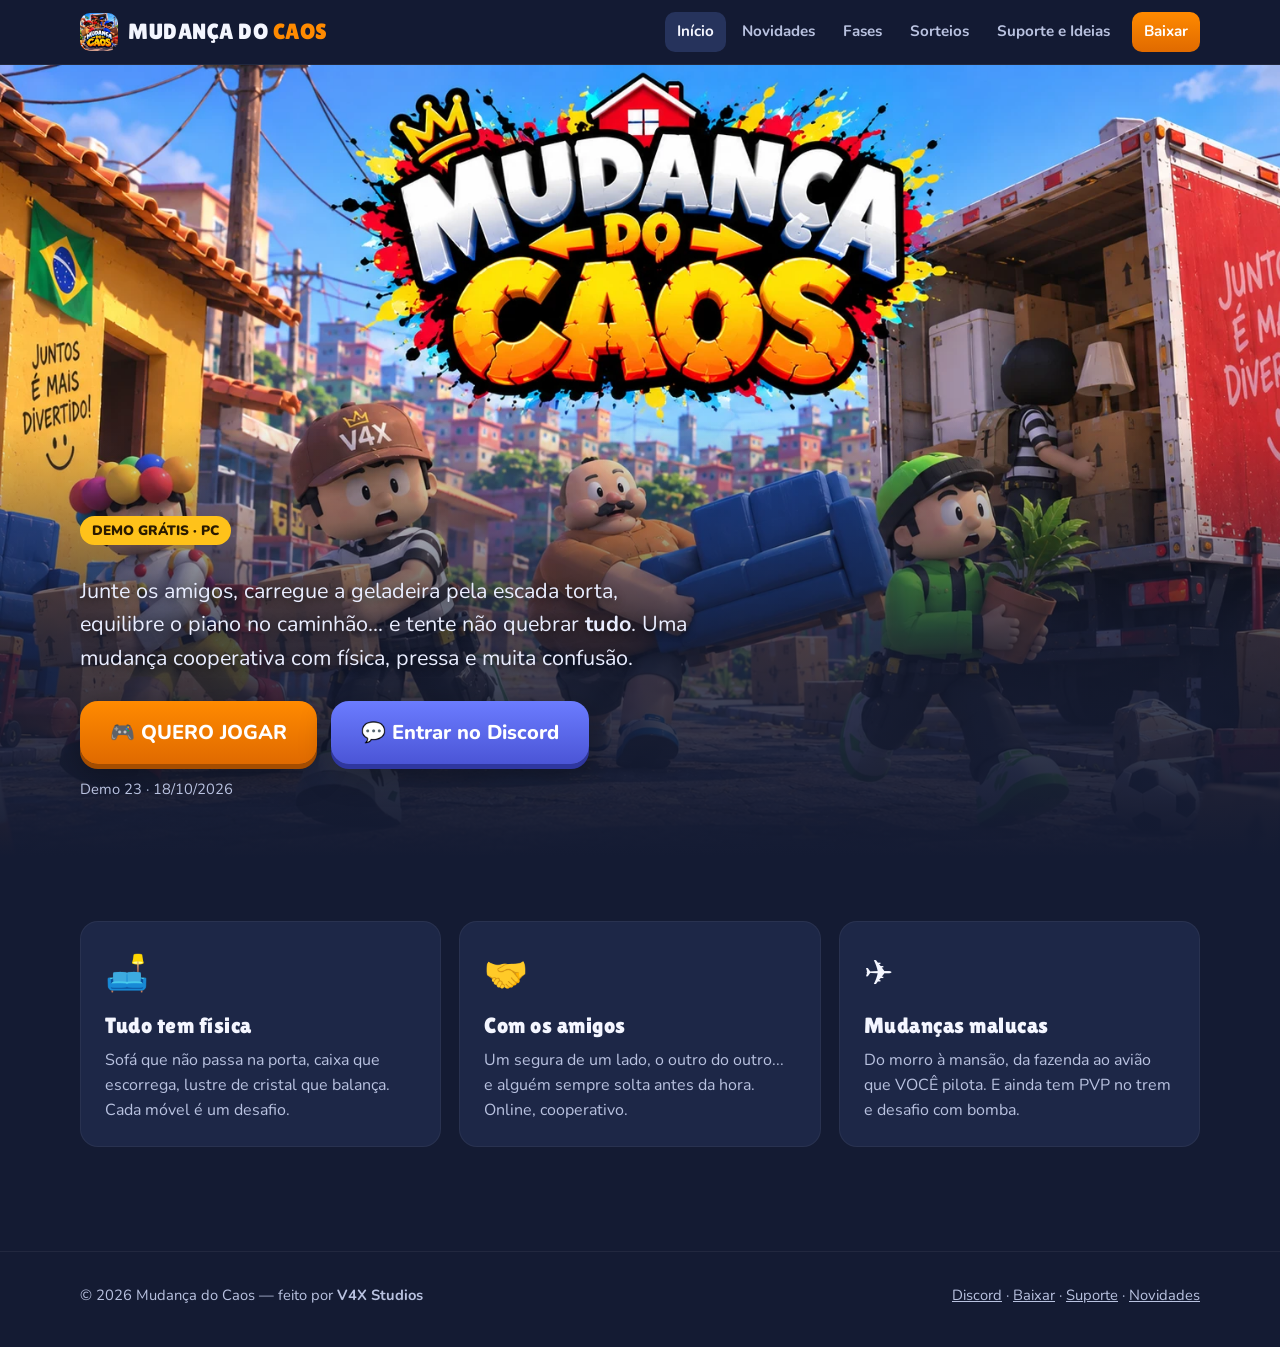
<file: index.html>
<!doctype html>
<html lang="pt-BR">
<head>
<meta charset="utf-8">
<meta name="viewport" content="width=device-width, initial-scale=1">
<title>Mudança do Caos — o jogo de mudança mais caótico</title>
<meta name="description" content="Jogo cooperativo de mudança com física: carregue geladeira, piano e sofá com os amigos sem quebrar nada (ou quase). Baixe a demo grátis!">
<meta property="og:title" content="Mudança do Caos — o jogo de mudança mais caótico">
<meta property="og:description" content="Jogo cooperativo de mudança com física: carregue geladeira, piano e sofá com os amigos sem quebrar nada (ou quase). Baixe a demo grátis!">
<meta property="og:image" content="img/capa.png">
<link rel="icon" href="img/icone.png">
<link rel="preconnect" href="https://fonts.googleapis.com">
<link rel="preconnect" href="https://fonts.gstatic.com" crossorigin>
<link href="https://fonts.googleapis.com/css2?family=Lilita+One&family=Nunito:wght@400;700;800;900&display=swap" rel="stylesheet">
<link rel="stylesheet" href="estilo.css?v=1792110550">
</head>
<body data-pagina="inicio">
<header id="topo"></header>
<main>

<section class="capa">
  <div class="miolo">
    <span class="selo">DEMO GRÁTIS · PC</span>
    <h1>MUDANÇA DO <b>CAOS</b></h1>
    <p class="chamada">Junte os amigos, carregue a geladeira pela escada torta, equilibre o piano no caminhão... e tente não quebrar <b>tudo</b>. Uma mudança cooperativa com física, pressa e muita confusão.</p>
    <div class="acoes">
      <a class="botao grande" href="baixar.html">🎮 QUERO JOGAR</a>
      <a class="botao grande roxo" data-discord href="#">💬 Entrar no Discord</a>
    </div>
    <div class="versao-da-demo" data-versao></div>
  </div>
</section>

<section class="secao">
  <div class="miolo">
    <div class="motivos">
      <div class="motivo"><div class="emoji">🛋️</div><h3>Tudo tem física</h3><p>Sofá que não passa na porta, caixa que escorrega, lustre de cristal que balança. Cada móvel é um desafio.</p></div>
      <div class="motivo"><div class="emoji">🤝</div><h3>Com os amigos</h3><p>Um segura de um lado, o outro do outro... e alguém sempre solta antes da hora. Online, cooperativo.</p></div>
      <div class="motivo"><div class="emoji">✈️</div><h3>Mudanças malucas</h3><p>Do morro à mansão, da fazenda ao avião que VOCÊ pilota. E ainda tem PVP no trem e desafio com bomba.</p></div>
    </div>
  </div>
</section>

</main>
<footer id="rodape"></footer>
<script src="dados/site.js?v=1792303607"></script>
<script src="dados/novidades.js?v=1792303607"></script>
<script src="site.js?v=1792110550"></script>
</body>
</html>
</file>
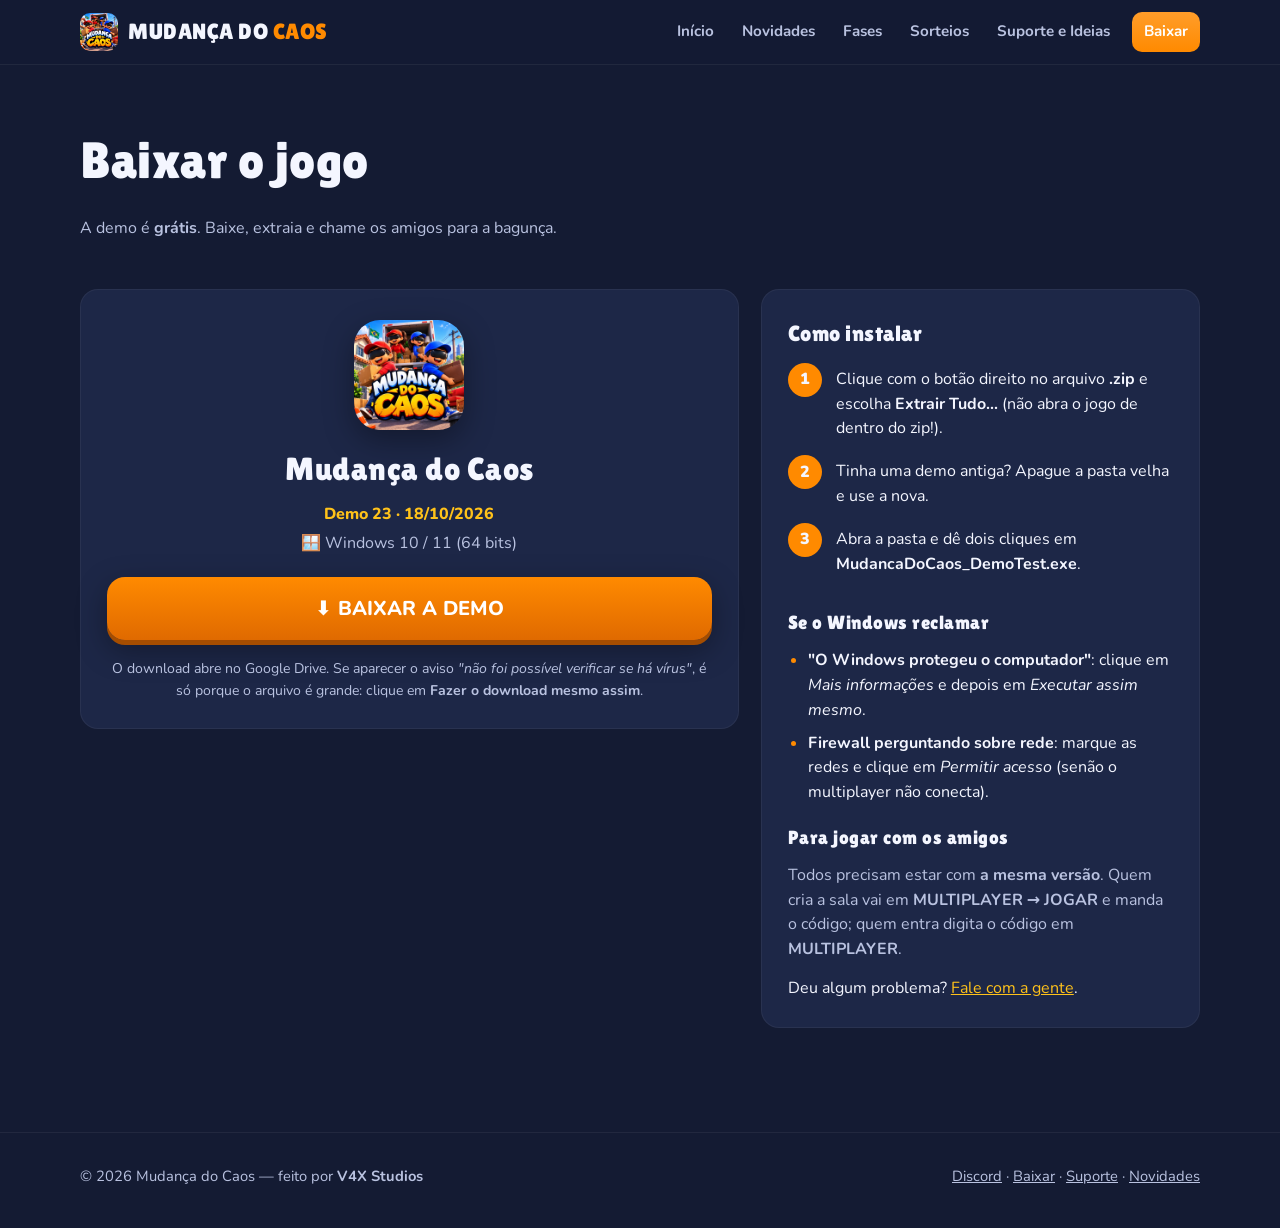
<file: baixar.html>
<!doctype html>
<html lang="pt-BR">
<head>
<meta charset="utf-8">
<meta name="viewport" content="width=device-width, initial-scale=1">
<title>Baixar a demo — Mudança do Caos</title>
<meta name="description" content="Baixe grátis a demo do Mudança do Caos para Windows.">
<meta property="og:title" content="Baixar a demo — Mudança do Caos">
<meta property="og:description" content="Baixe grátis a demo do Mudança do Caos para Windows.">
<meta property="og:image" content="img/capa.png">
<link rel="icon" href="img/icone.png">
<link rel="preconnect" href="https://fonts.googleapis.com">
<link rel="preconnect" href="https://fonts.gstatic.com" crossorigin>
<link href="https://fonts.googleapis.com/css2?family=Lilita+One&family=Nunito:wght@400;700;800;900&display=swap" rel="stylesheet">
<link rel="stylesheet" href="estilo.css?v=1792110550">
</head>
<body data-pagina="baixar">
<header id="topo"></header>
<main>

<section class="titulo-de-pagina"><div class="miolo">
  <h1>Baixar o jogo</h1>
  <p>A demo é <b>grátis</b>. Baixe, extraia e chame os amigos para a bagunça.</p>
</div></section>
<section class="secao" style="padding-top:24px"><div class="miolo duas-colunas">
  <div class="cartao baixar-cartao">
    <img class="baixar-icone" src="img/icone.png" alt="">
    <h2>Mudança do Caos</h2>
    <p class="baixar-versao" data-versao></p>
    <p class="baixar-detalhes"><span>🪟 Windows 10 / 11 (64 bits)</span></p>
    <a class="botao grande baixar-botao" data-baixar href="#">⬇ BAIXAR A DEMO</a>
    <p class="dica-baixar">O download abre no Google Drive. Se aparecer o aviso <i>"não foi possível verificar se há vírus"</i>, é só porque o arquivo é grande: clique em <b>Fazer o download mesmo assim</b>.</p>
  </div>
  <div class="cartao">
    <h3 style="font-size:1.4rem;margin-bottom:12px">Como instalar</h3>
    <ol class="passos">
      <li>Clique com o botão direito no arquivo <b>.zip</b> e escolha <b>Extrair Tudo...</b> (não abra o jogo de dentro do zip!).</li>
      <li>Tinha uma demo antiga? Apague a pasta velha e use a nova.</li>
      <li>Abra a pasta e dê dois cliques em <b>MudancaDoCaos_DemoTest.exe</b>.</li>
    </ol>
    <h3 style="font-size:1.2rem;margin:18px 0 10px">Se o Windows reclamar</h3>
    <ul class="lista-simples">
      <li><b>"O Windows protegeu o computador"</b>: clique em <i>Mais informações</i> e depois em <i>Executar assim mesmo</i>.</li>
      <li><b>Firewall perguntando sobre rede</b>: marque as redes e clique em <i>Permitir acesso</i> (senão o multiplayer não conecta).</li>
    </ul>
    <h3 style="font-size:1.2rem;margin:18px 0 10px">Para jogar com os amigos</h3>
    <p style="margin:0;color:var(--texto-suave)">Todos precisam estar com <b>a mesma versão</b>. Quem cria a sala vai em <b>MULTIPLAYER → JOGAR</b> e manda o código; quem entra digita o código em <b>MULTIPLAYER</b>.</p>
    <p style="margin:14px 0 0">Deu algum problema? <a href="suporte.html">Fale com a gente</a>.</p>
  </div>
</div></section>

</main>
<footer id="rodape"></footer>
<script src="dados/site.js?v=1792303607"></script>
<script src="dados/novidades.js?v=1792303607"></script>
<script src="site.js?v=1792110550"></script>
</body>
</html>
</file>
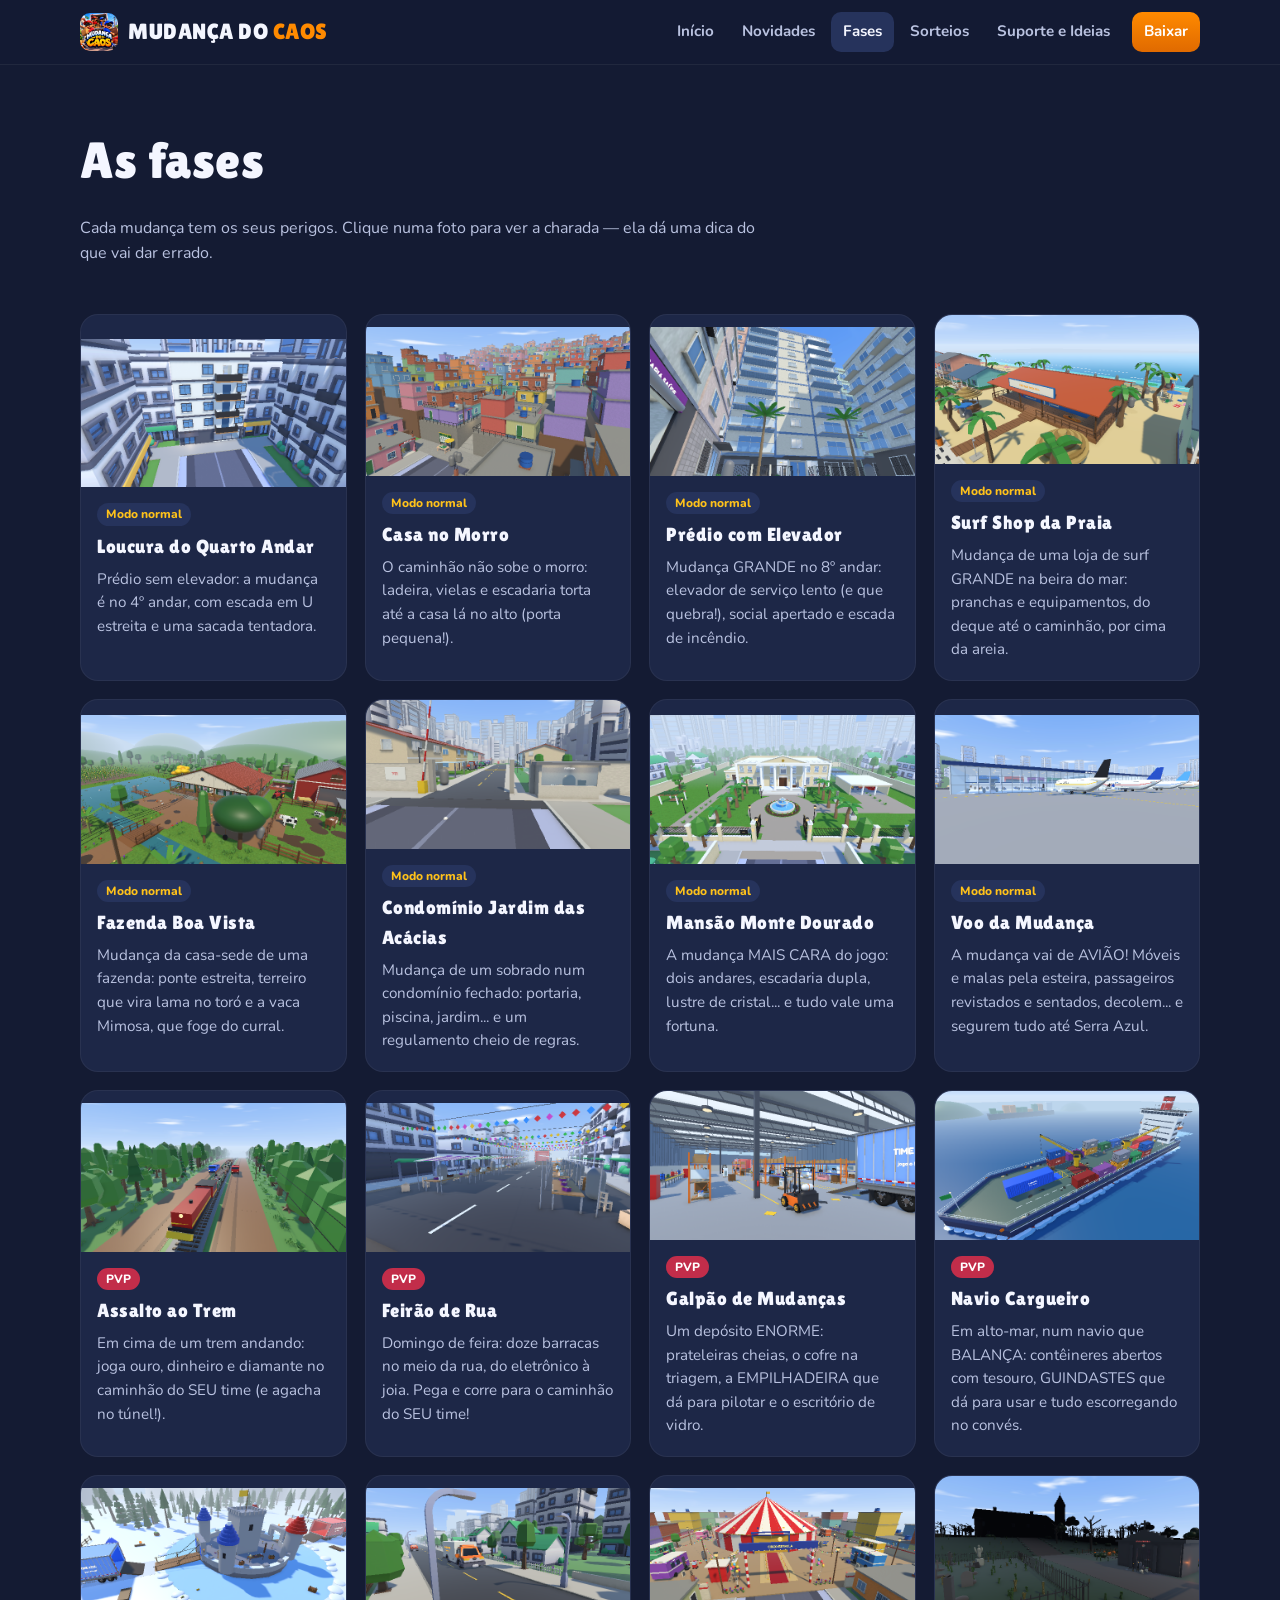
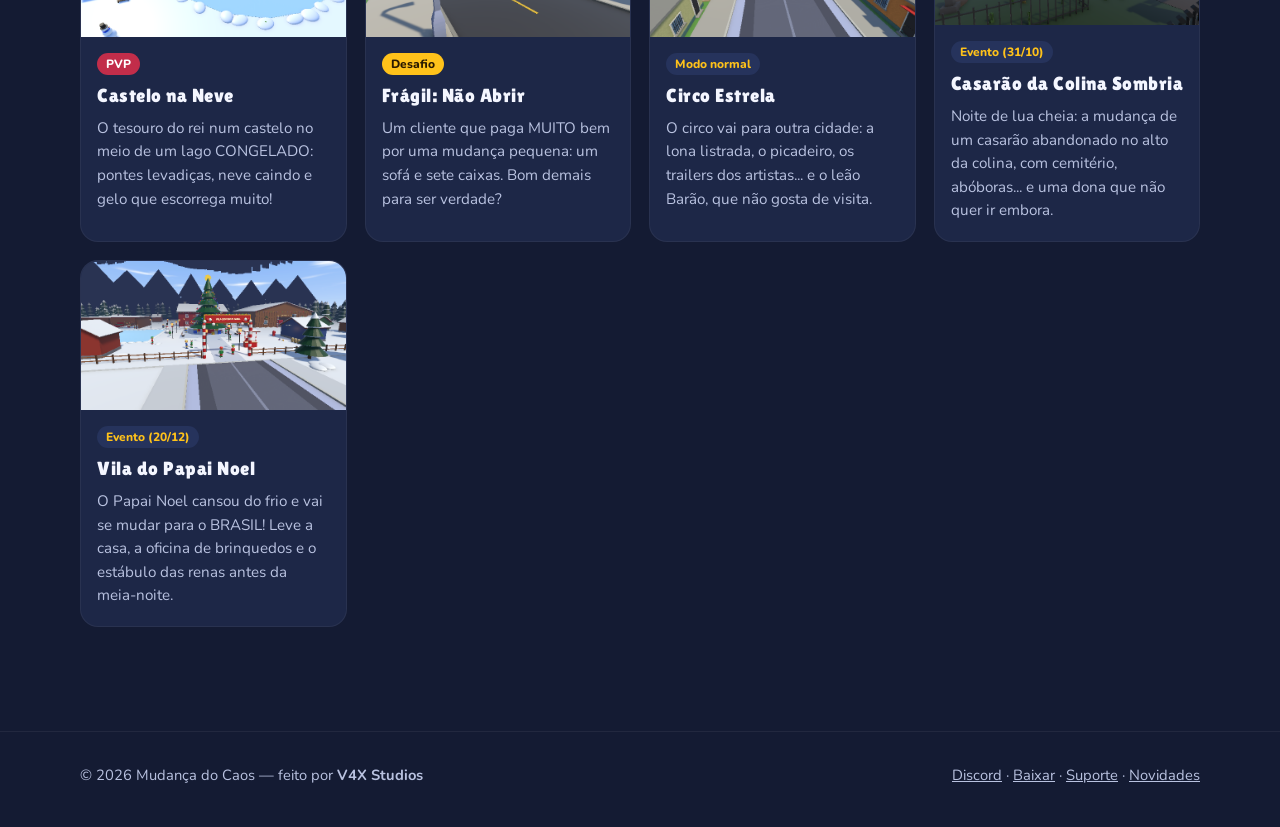
<file: fases.html>
<!doctype html>
<html lang="pt-BR">
<head>
<meta charset="utf-8">
<meta name="viewport" content="width=device-width, initial-scale=1">
<title>Fases — Mudança do Caos</title>
<meta name="description" content="As fases do Mudança do Caos: prédio sem elevador, morro, praia, fazenda, mansão, avião e mais.">
<meta property="og:title" content="Fases — Mudança do Caos">
<meta property="og:description" content="As fases do Mudança do Caos: prédio sem elevador, morro, praia, fazenda, mansão, avião e mais.">
<meta property="og:image" content="img/capa.png">
<link rel="icon" href="img/icone.png">
<link rel="preconnect" href="https://fonts.googleapis.com">
<link rel="preconnect" href="https://fonts.gstatic.com" crossorigin>
<link href="https://fonts.googleapis.com/css2?family=Lilita+One&family=Nunito:wght@400;700;800;900&display=swap" rel="stylesheet">
<link rel="stylesheet" href="estilo.css?v=1792110550">
</head>
<body data-pagina="fases">
<header id="topo"></header>
<main>

<section class="titulo-de-pagina"><div class="miolo">
  <h1>As fases</h1>
  <p>Cada mudança tem os seus perigos. Clique numa foto para ver a charada — ela dá uma dica do que vai dar errado.</p>
</div></section>
<section class="secao" style="padding-top:24px"><div class="miolo"><div data-fases></div></div></section>

</main>
<footer id="rodape"></footer>
<script src="dados/site.js?v=1792303607"></script>
<script src="dados/novidades.js?v=1792303607"></script>
<script src="site.js?v=1792110550"></script>
</body>
</html>
</file>
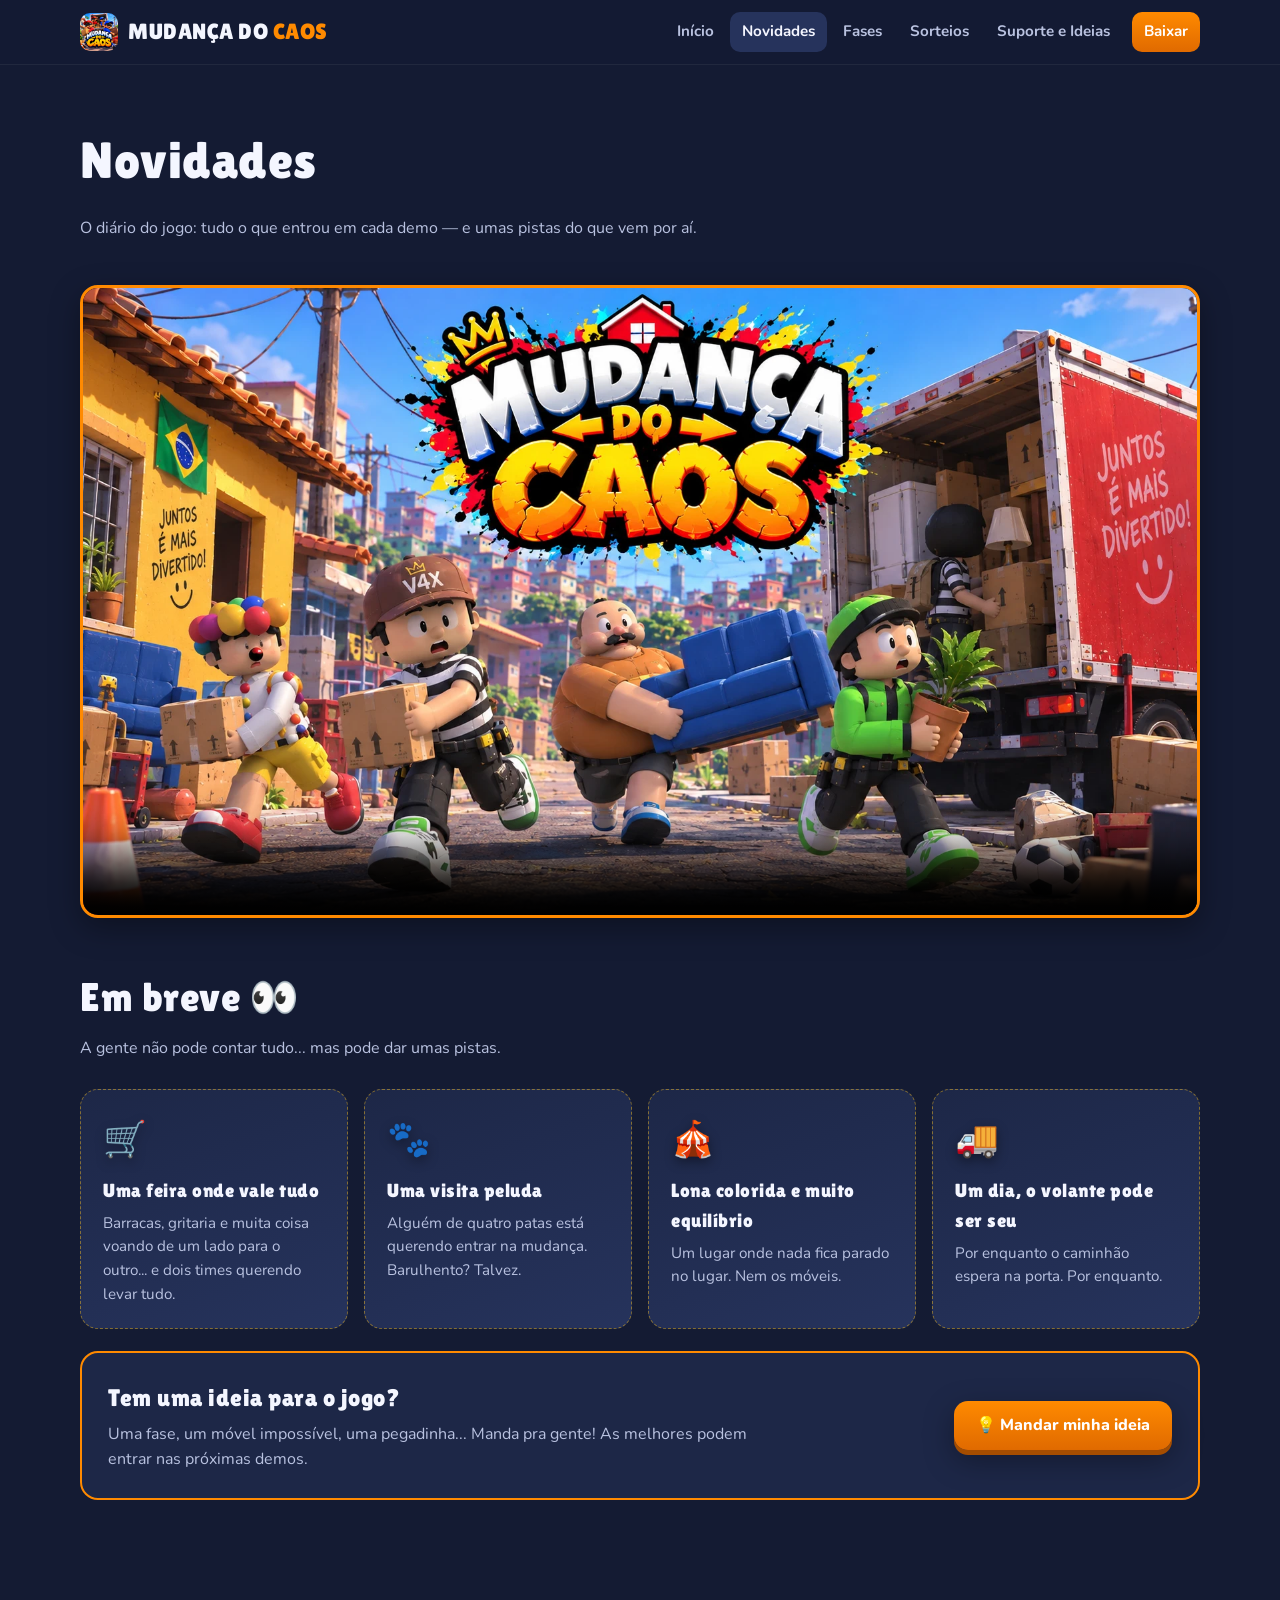
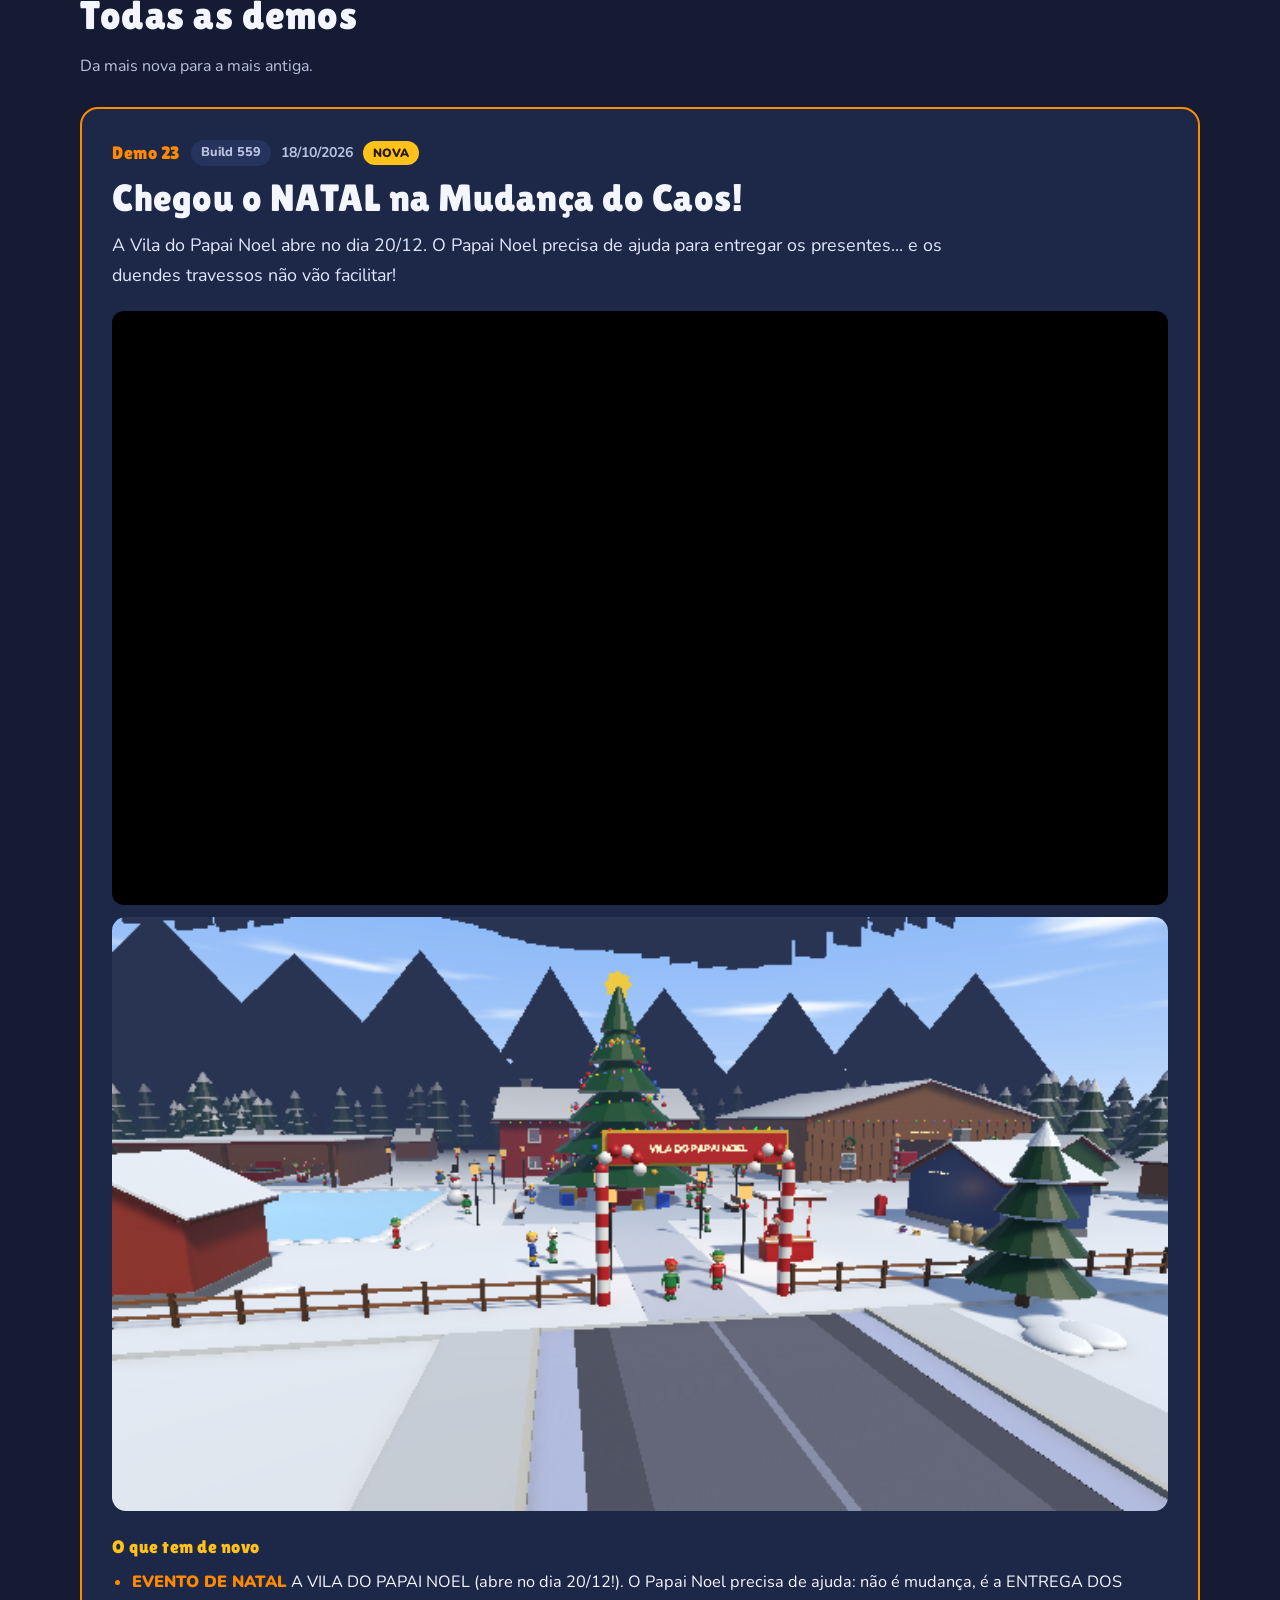
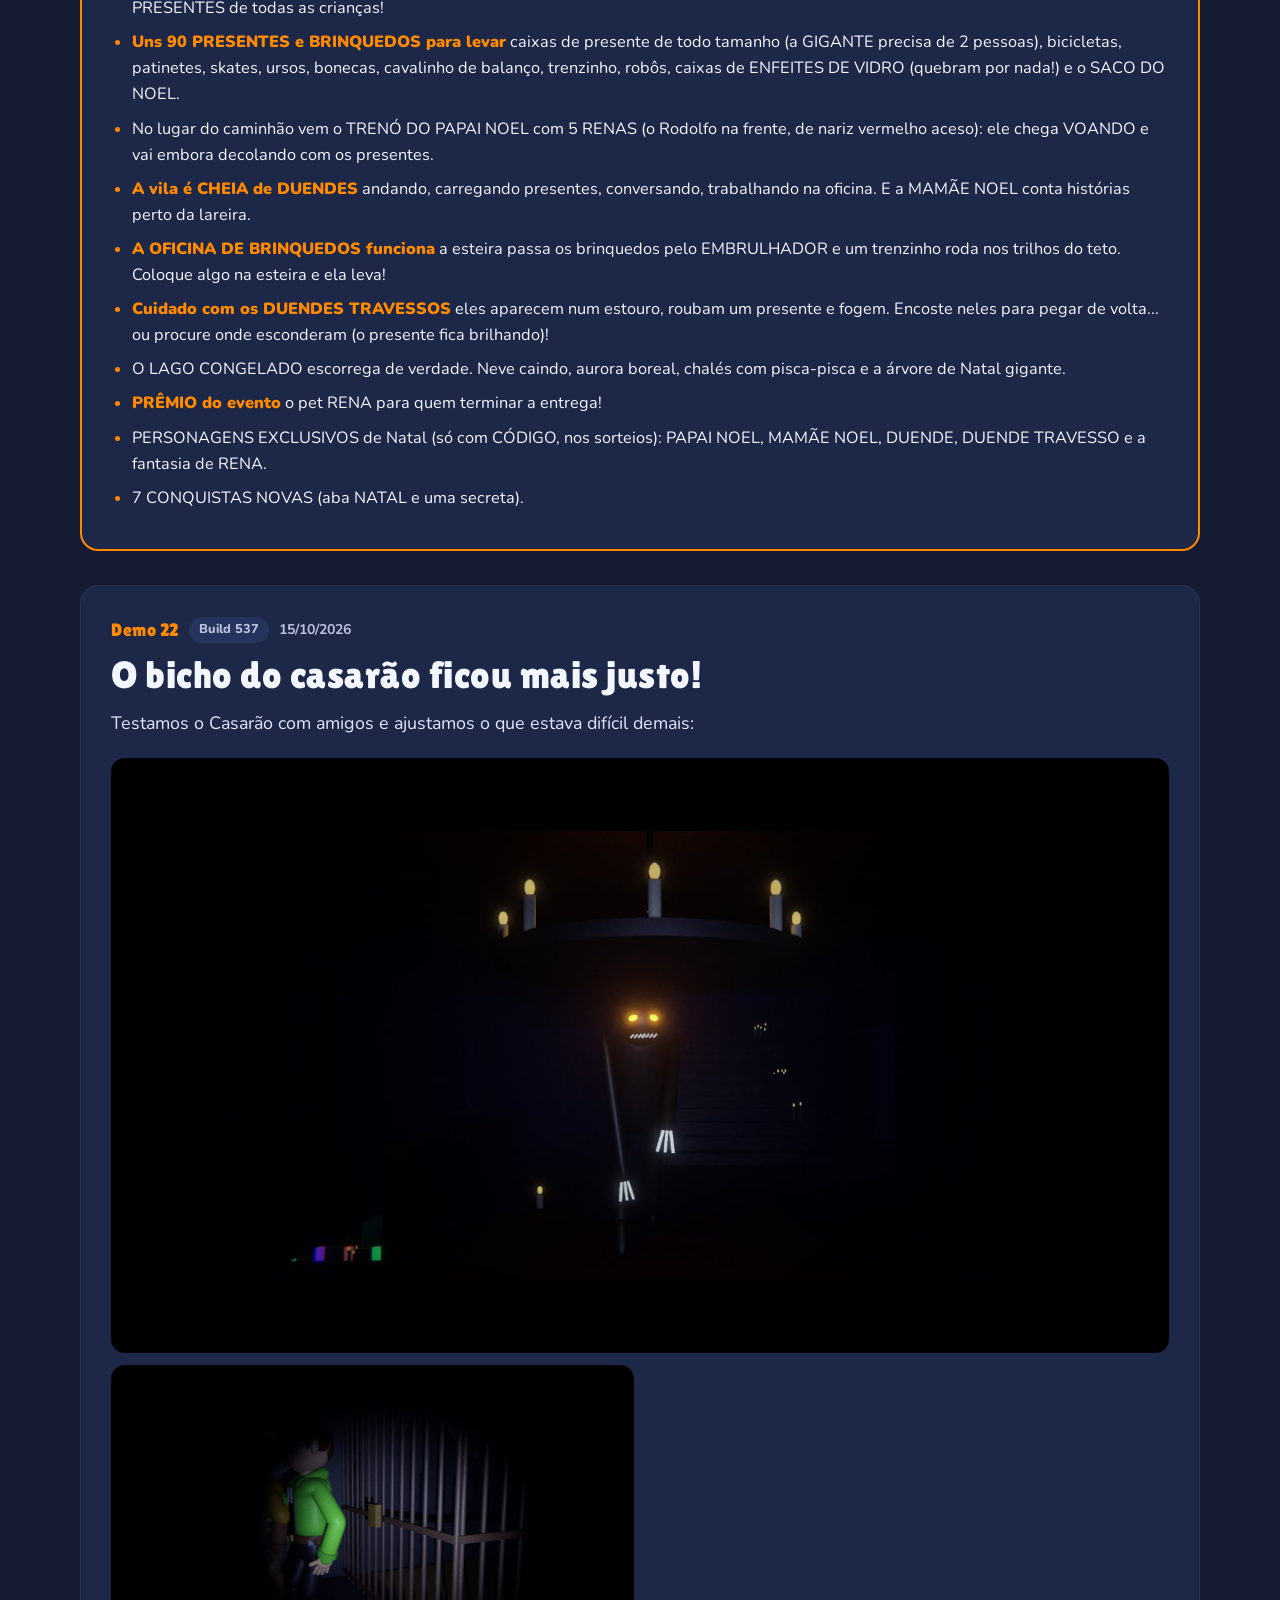
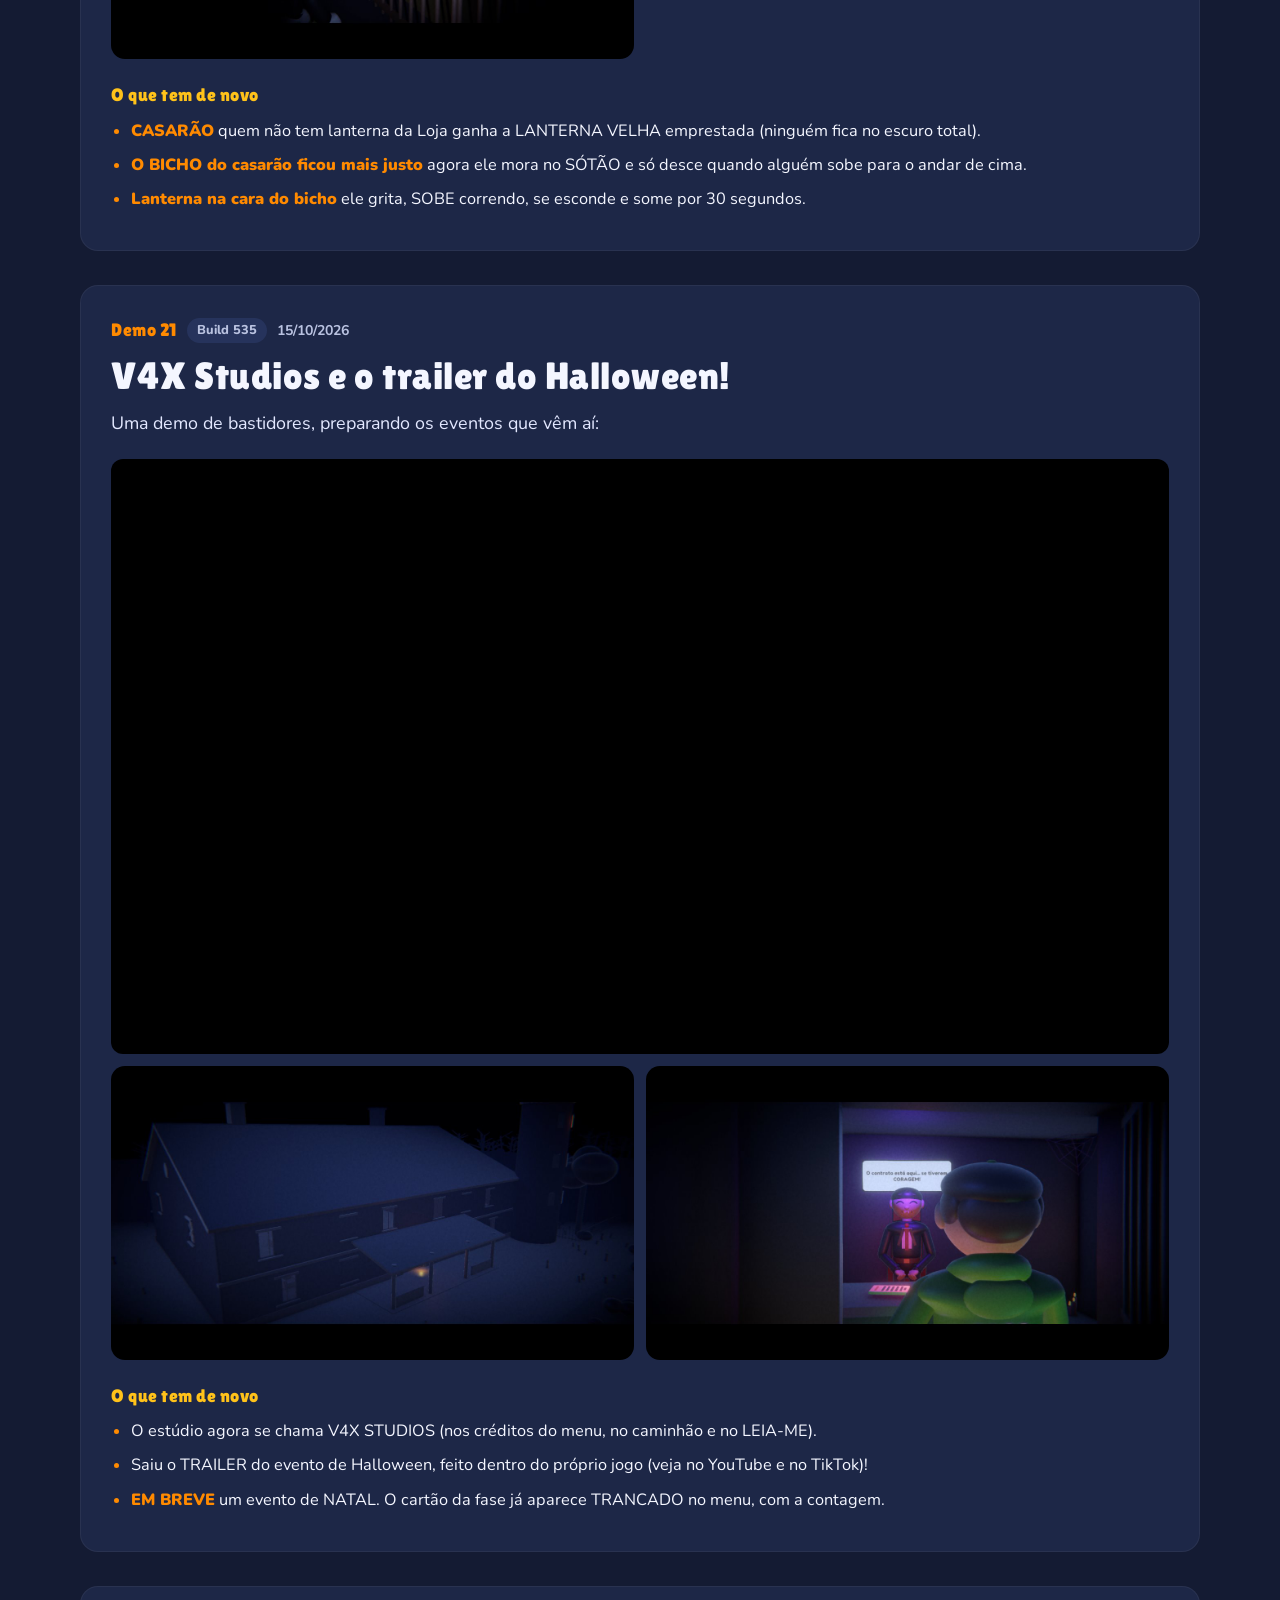
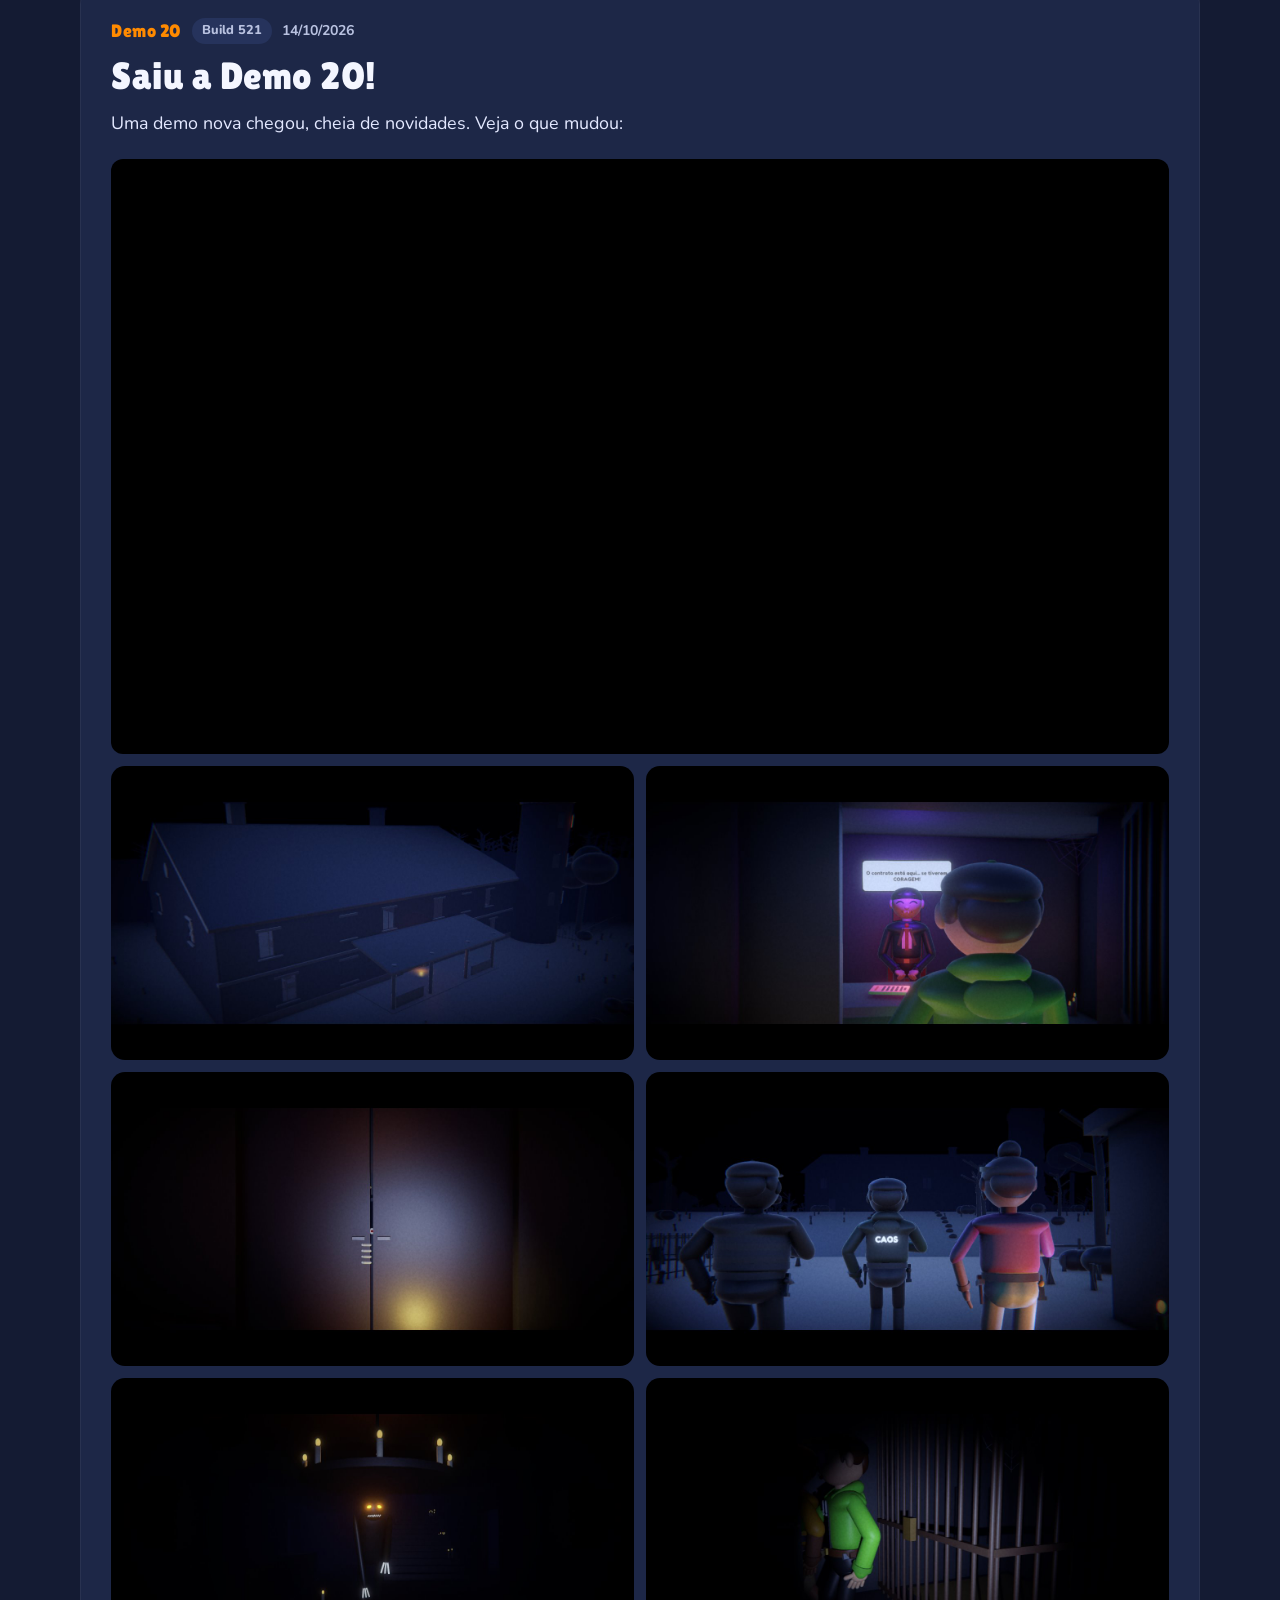
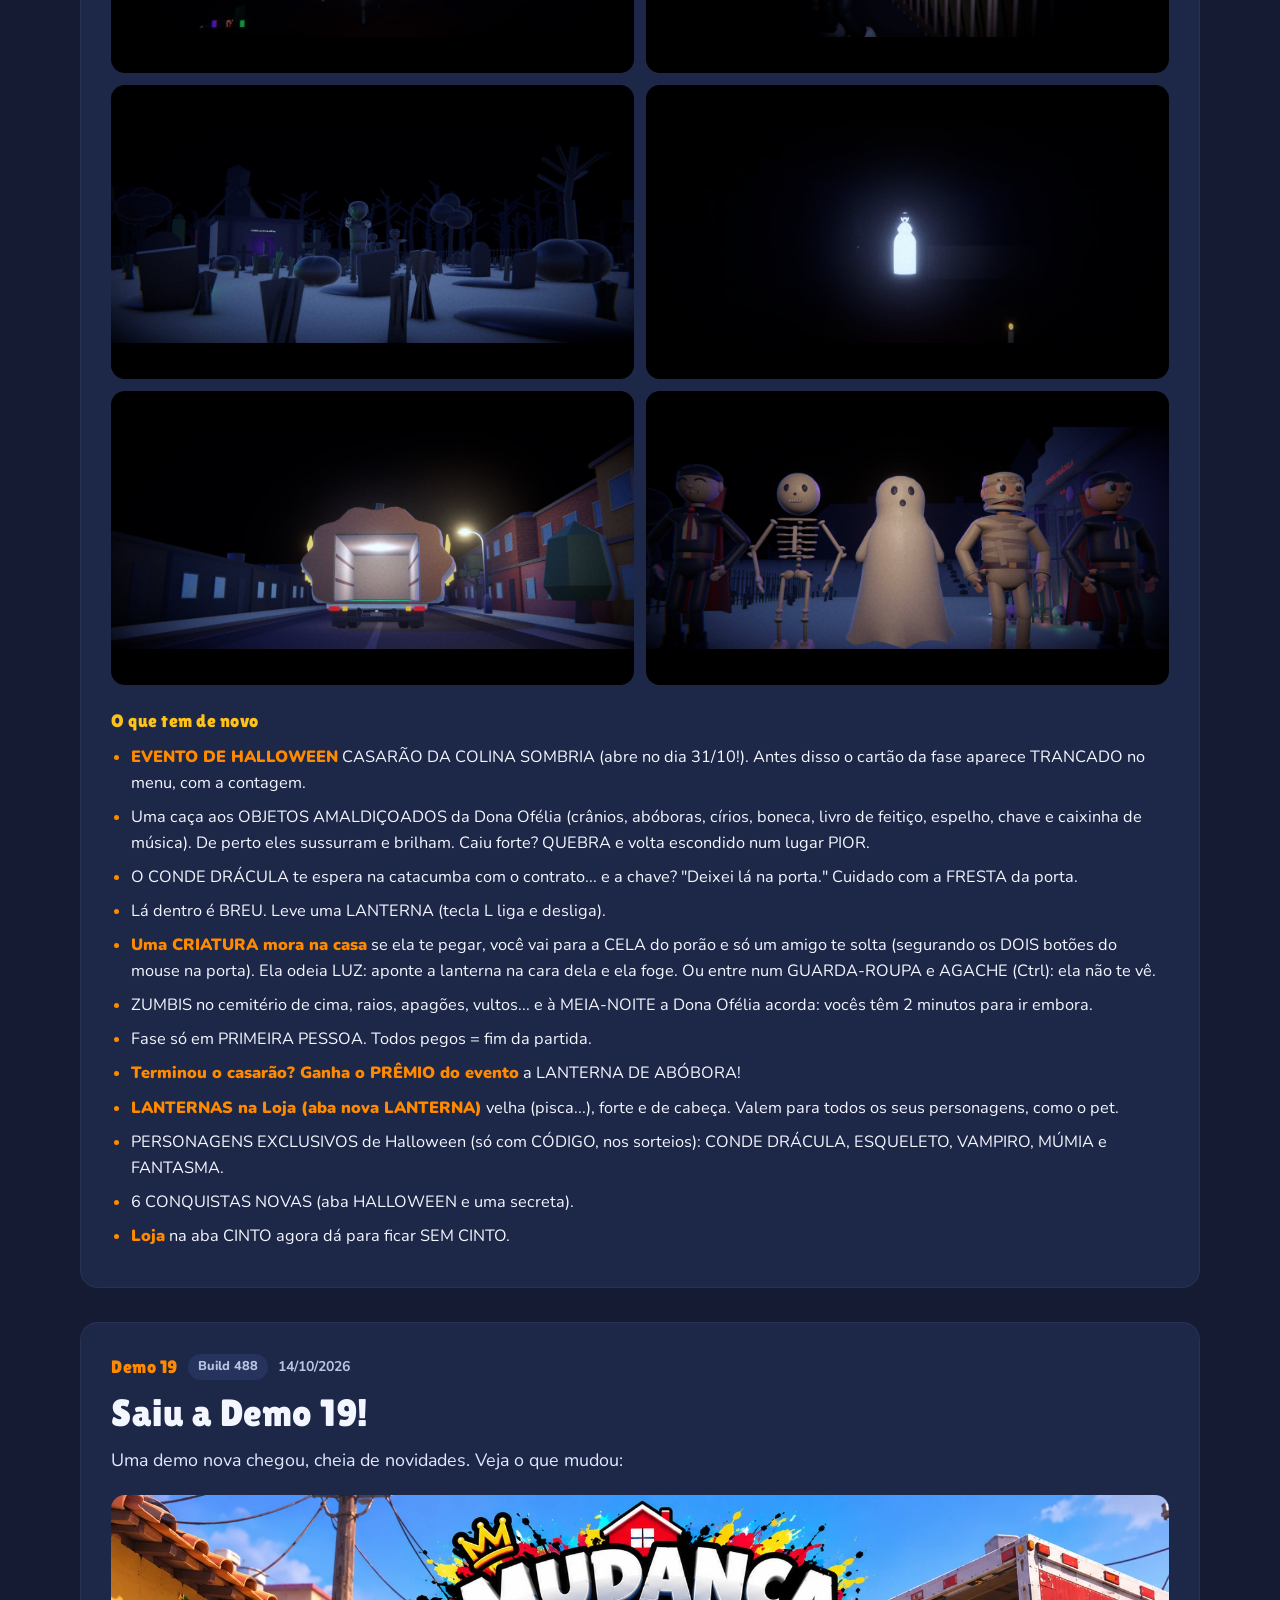
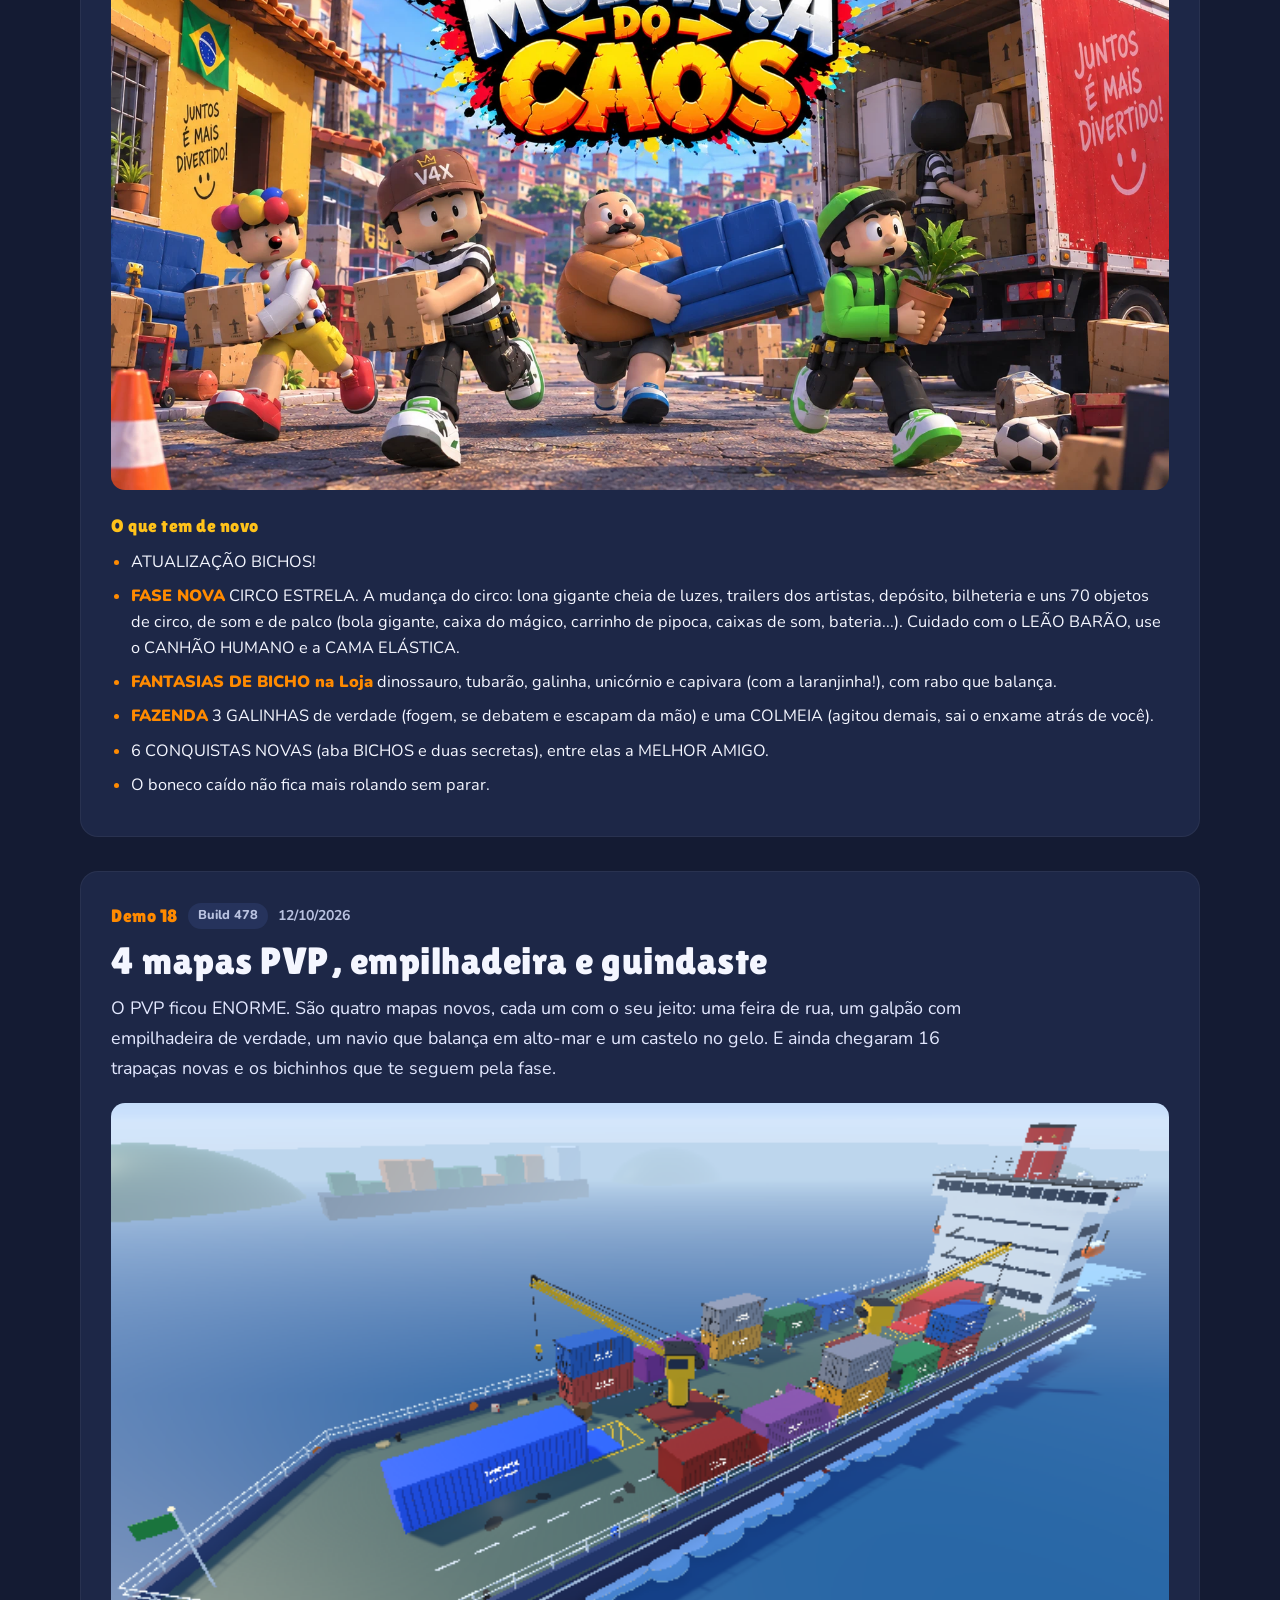
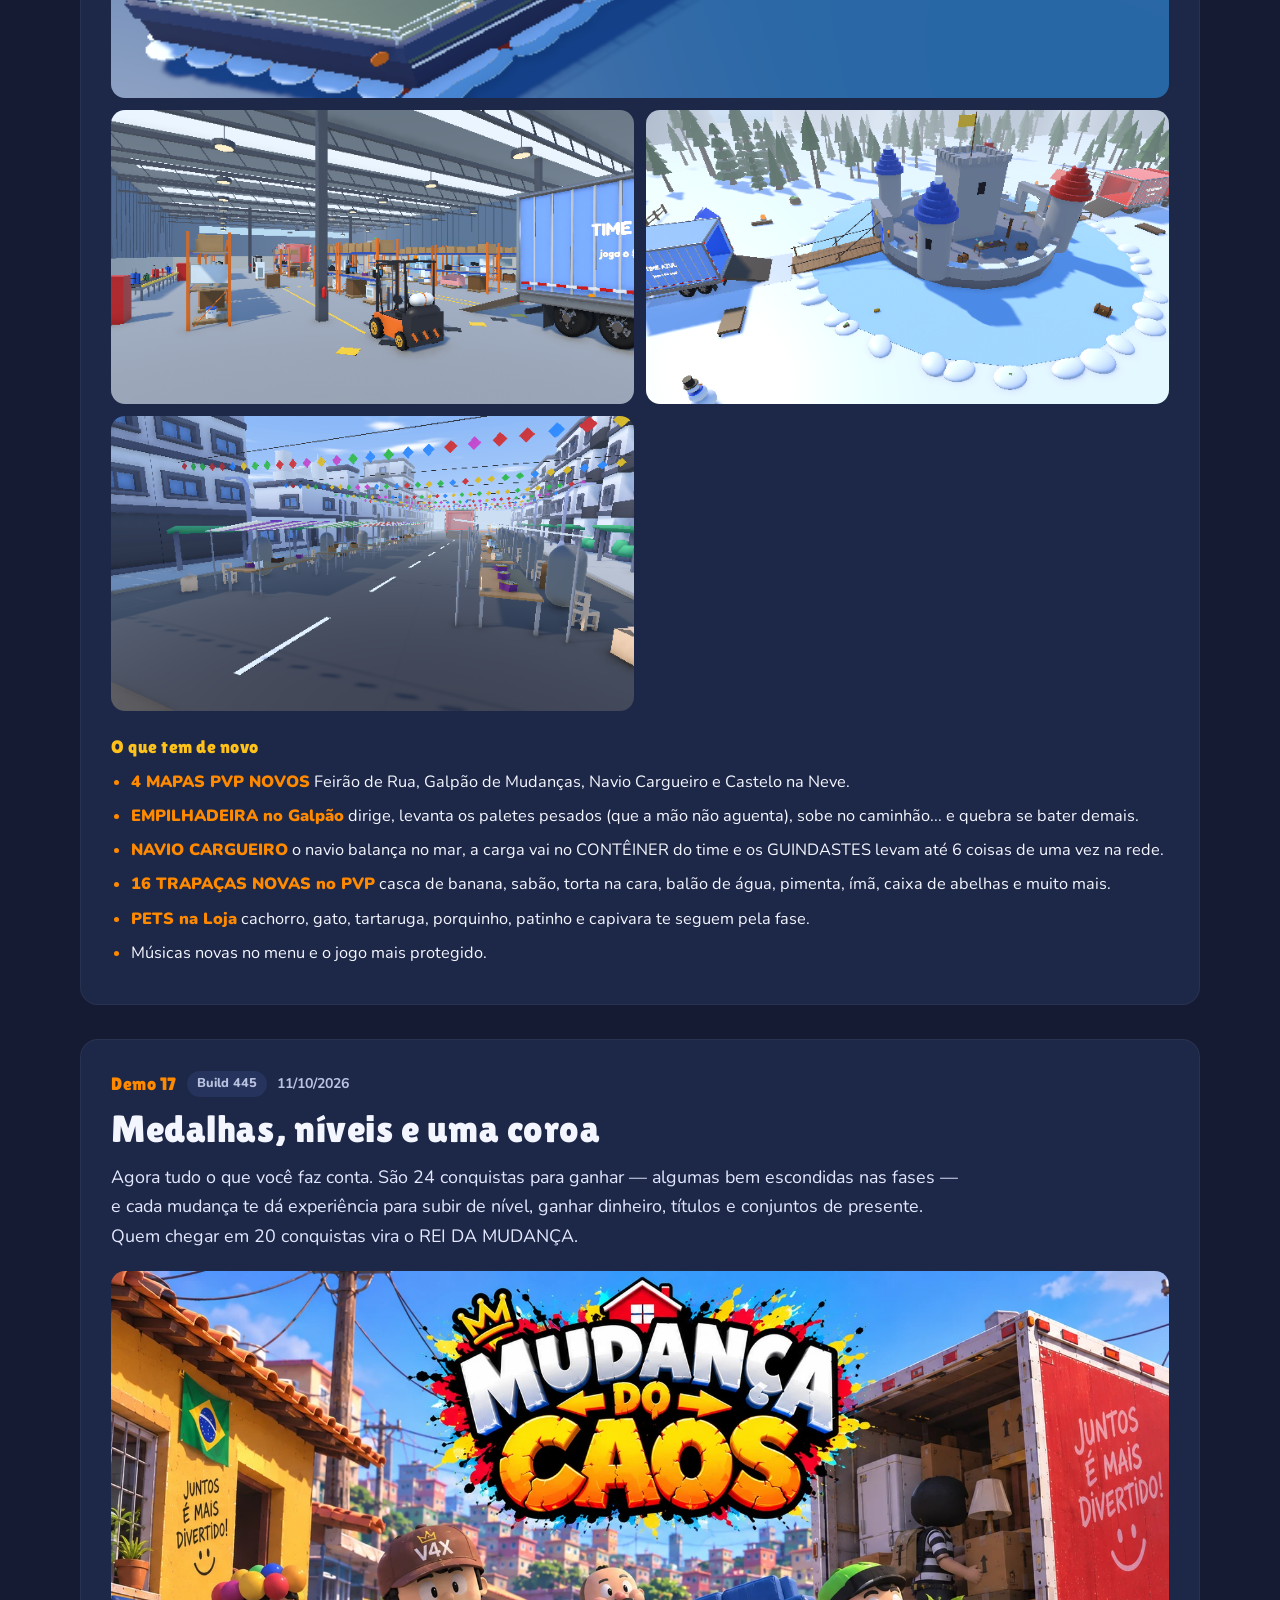
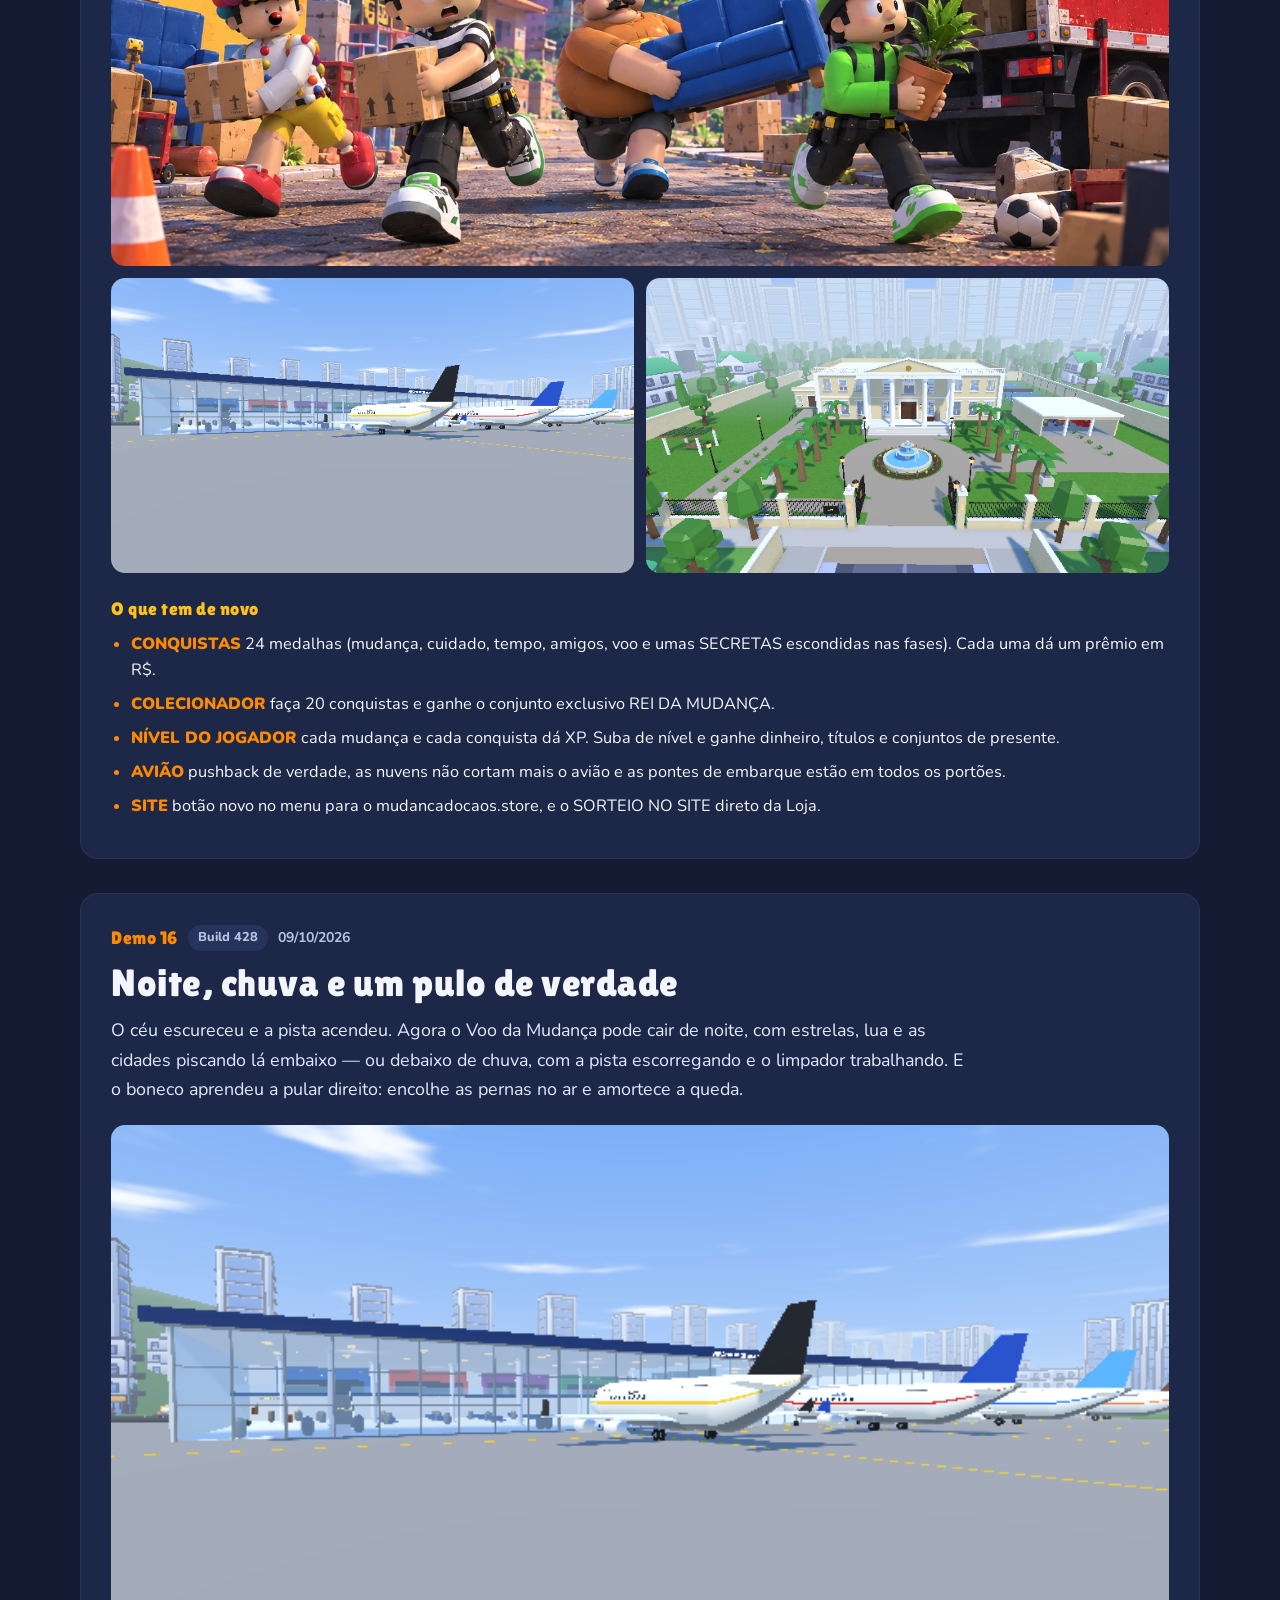
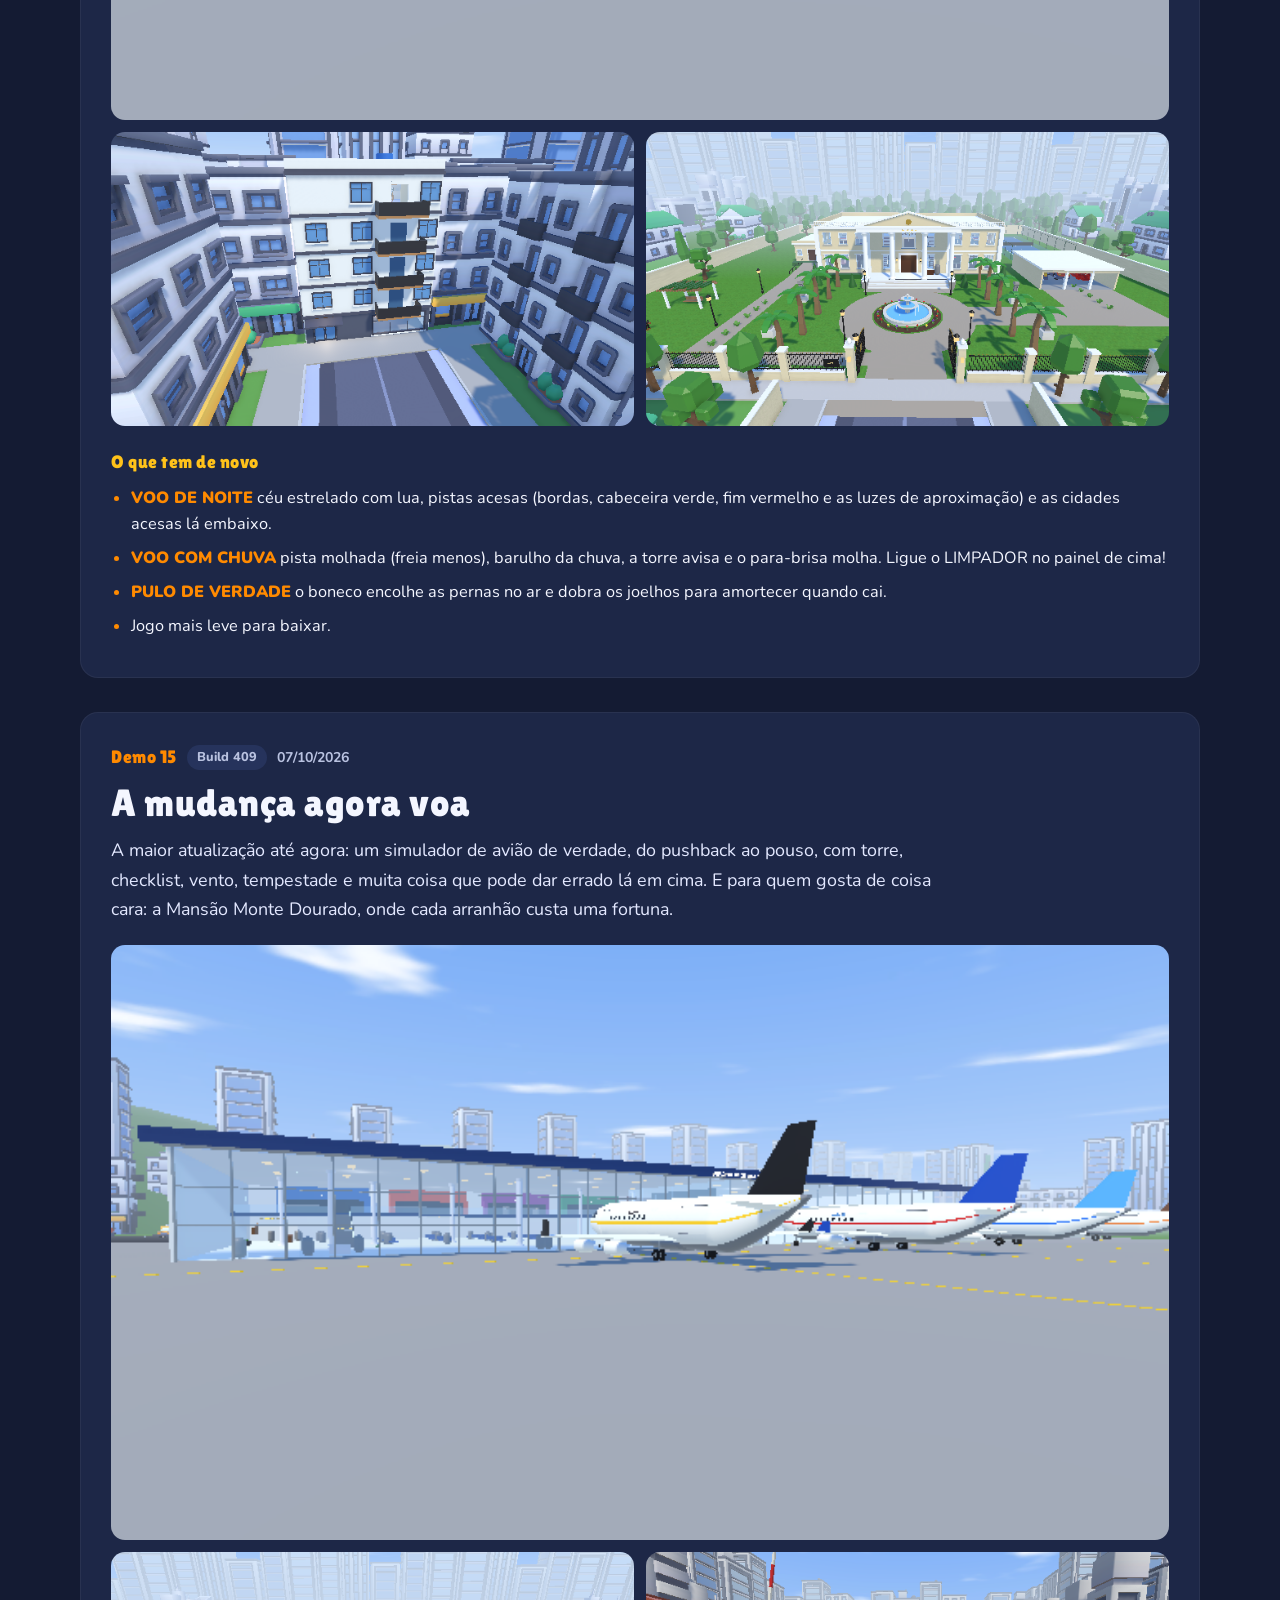
<file: novidades.html>
<!doctype html>
<html lang="pt-BR">
<head>
<meta charset="utf-8">
<meta name="viewport" content="width=device-width, initial-scale=1">
<title>Novidades — Mudança do Caos</title>
<meta name="description" content="Tudo o que mudou em cada demo do Mudança do Caos.">
<meta property="og:title" content="Novidades — Mudança do Caos">
<meta property="og:description" content="Tudo o que mudou em cada demo do Mudança do Caos.">
<meta property="og:image" content="img/capa.png">
<link rel="icon" href="img/icone.png">
<link rel="preconnect" href="https://fonts.googleapis.com">
<link rel="preconnect" href="https://fonts.gstatic.com" crossorigin>
<link href="https://fonts.googleapis.com/css2?family=Lilita+One&family=Nunito:wght@400;700;800;900&display=swap" rel="stylesheet">
<link rel="stylesheet" href="estilo.css?v=1792110550">
</head>
<body data-pagina="novidades">
<header id="topo"></header>
<main>
<section class="titulo-de-pagina"><div class="miolo">
  <h1>Novidades</h1>
  <p>O diário do jogo: tudo o que entrou em cada demo — e umas pistas do que vem por aí.</p>
</div></section>

<section class="secao" style="padding-top:20px;padding-bottom:20px"><div class="miolo">
  <div class="video-destaque">
    <video src="img/video/novidades-demo13.mp4" poster="img/capa.png" preload="auto" autoplay muted loop playsinline controls></video>
  </div>
</div></section>

<section class="secao" style="padding-top:28px"><div class="miolo">
  <h2>Em breve 👀</h2>
  <p class="sub">A gente não pode contar tudo... mas pode dar umas pistas.</p>
  <div data-em-breve></div>
  <div class="cartao convite-ideias">
    <div><h3>Tem uma ideia para o jogo?</h3><p>Uma fase, um móvel impossível, uma pegadinha... Manda pra gente! As melhores podem entrar nas próximas demos.</p></div>
    <a class="botao" href="suporte.html">💡 Mandar minha ideia</a>
  </div>
</div></section>

<section class="secao" style="padding-top:20px"><div class="miolo">
  <h2>Todas as demos</h2>
  <p class="sub">Da mais nova para a mais antiga.</p>
  <div data-novidades></div>
</div></section>
</main>
<footer id="rodape"></footer>
<script src="dados/site.js?v=1792303607"></script>
<script src="dados/novidades.js?v=1792303607"></script>
<script src="site.js?v=1792110550"></script>
</body>
</html>
</file>
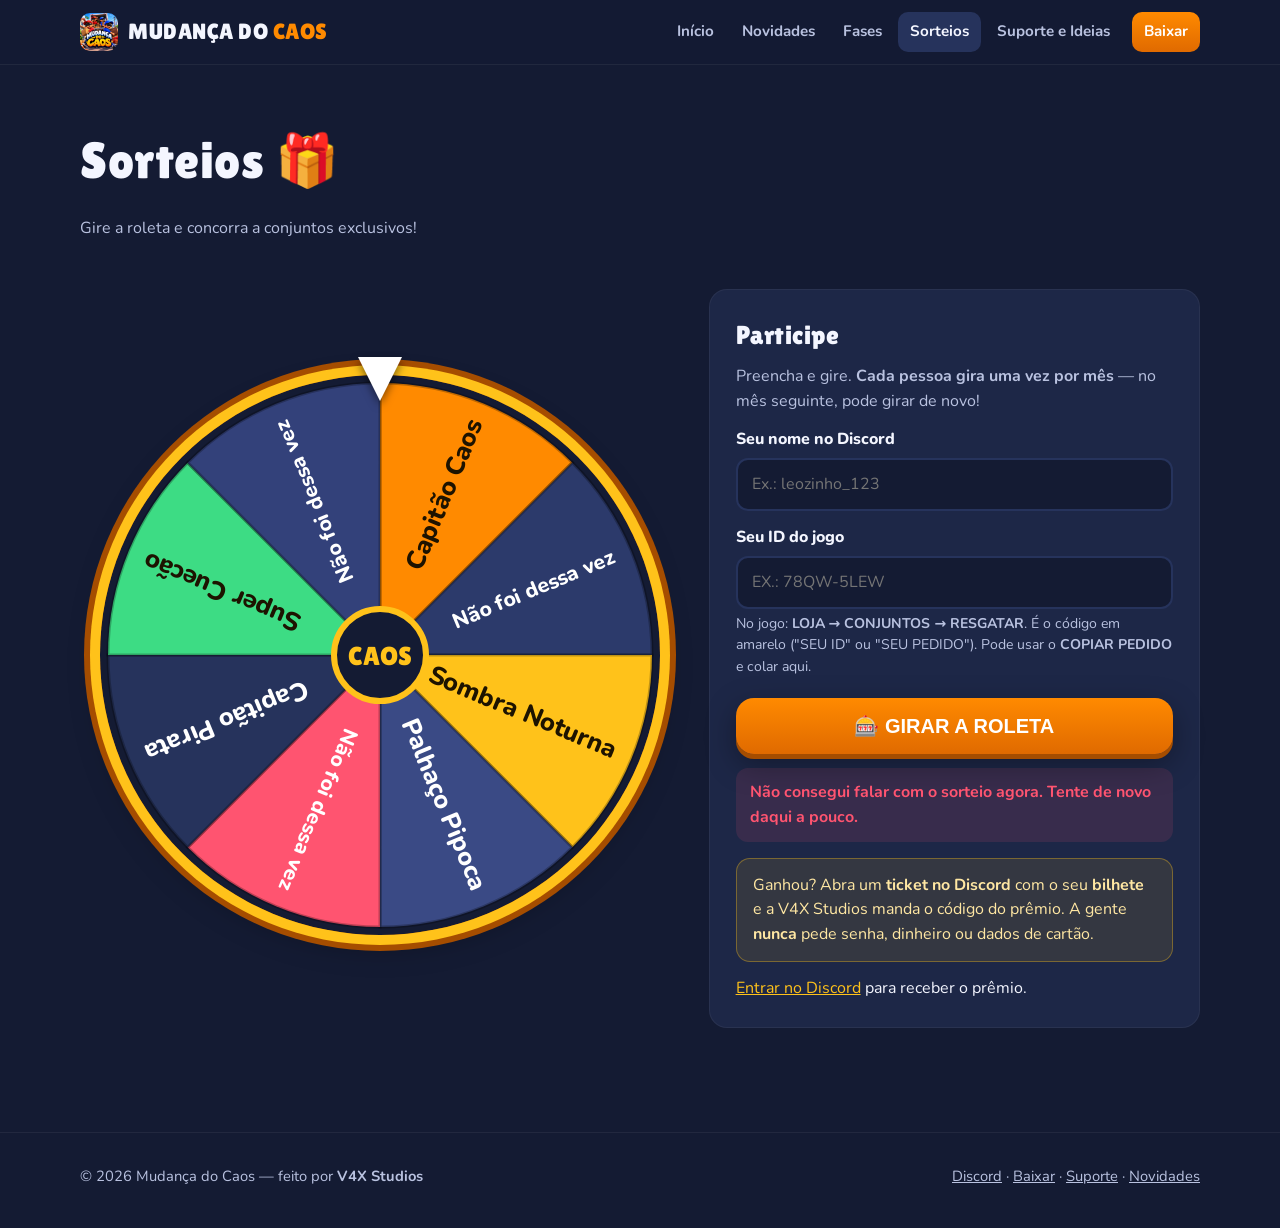
<file: sorteios.html>
<!doctype html>
<html lang="pt-BR">
<head>
<meta charset="utf-8">
<meta name="viewport" content="width=device-width, initial-scale=1">
<title>Sorteios — Mudança do Caos</title>
<meta name="description" content="Gire a roleta e concorra a conjuntos exclusivos do Mudança do Caos!">
<meta property="og:title" content="Sorteios — Mudança do Caos">
<meta property="og:description" content="Gire a roleta e concorra a conjuntos exclusivos do Mudança do Caos!">
<meta property="og:image" content="img/capa.png">
<link rel="icon" href="img/icone.png">
<link rel="preconnect" href="https://fonts.googleapis.com">
<link rel="preconnect" href="https://fonts.gstatic.com" crossorigin>
<link href="https://fonts.googleapis.com/css2?family=Lilita+One&family=Nunito:wght@400;700;800;900&display=swap" rel="stylesheet">
<link rel="stylesheet" href="estilo.css?v=1792110550">
</head>
<body data-pagina="sorteios">
<header id="topo"></header>
<main>

<section class="titulo-de-pagina"><div class="miolo">
  <h1>Sorteios 🎁</h1>
  <p id="tituloSorteio">Gire a roleta e concorra a conjuntos exclusivos!</p>
</div></section>
<section class="secao" style="padding-top:24px"><div class="miolo roleta-area">
  <div class="roleta-caixa">
    <div class="roleta-seta"></div>
    <canvas id="roleta" width="560" height="560" aria-label="Roleta do sorteio"></canvas>
  </div>
  <form class="cartao formulario" id="formSorteio">
    <h2 style="font-size:1.6rem">Participe</h2>
    <p style="color:var(--texto-suave);margin:6px 0 0">Preencha e gire. <b>Cada pessoa gira uma vez por mês</b> — no mês seguinte, pode girar de novo!</p>
    <label for="sNome">Seu nome no Discord</label>
    <input id="sNome" name="nome" maxlength="40" required placeholder="Ex.: leozinho_123">
    <label for="sId">Seu ID do jogo</label>
    <input id="sId" name="id" maxlength="60" required placeholder="Ex.: 78QW-5LEW" style="text-transform:uppercase">
    <div class="dica">No jogo: <b>LOJA → CONJUNTOS → RESGATAR</b>. É o código em amarelo ("SEU ID" ou "SEU PEDIDO"). Pode usar o <b>COPIAR PEDIDO</b> e colar aqui.</div>
    <button class="botao grande enviar" type="submit">🎰 GIRAR A ROLETA</button>
    <div class="resposta" id="respostaSorteio"></div>
    <div class="aviso" style="margin-top:16px">Ganhou? Abra um <b>ticket no Discord</b> com o seu <b>bilhete</b> e a V4X Studios manda o código do prêmio. A gente <b>nunca</b> pede senha, dinheiro ou dados de cartão.</div>
    <p style="margin:14px 0 0"><a data-discord href="#">Entrar no Discord</a> para receber o prêmio.</p>
  </form>
</div></section>

</main>
<footer id="rodape"></footer>
<script src="dados/site.js?v=1792303607"></script>
<script src="dados/novidades.js?v=1792303607"></script>
<script src="site.js?v=1792110550"></script>
<script src="roleta.js?v=1791753542"></script>
</body>
</html>
</file>
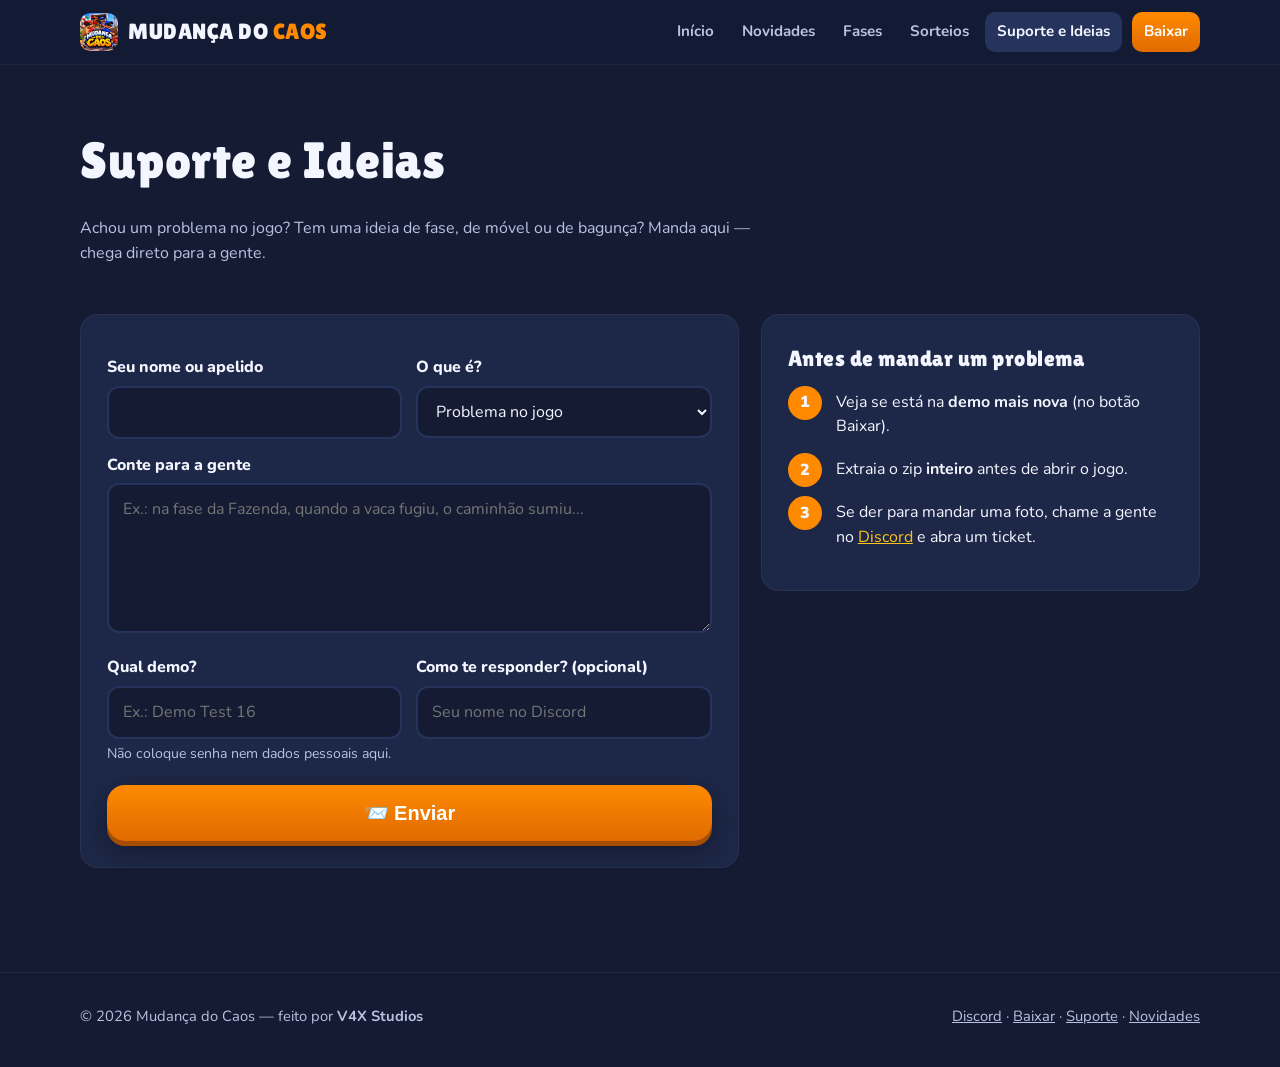
<file: suporte.html>
<!doctype html>
<html lang="pt-BR">
<head>
<meta charset="utf-8">
<meta name="viewport" content="width=device-width, initial-scale=1">
<title>Suporte e Ideias — Mudança do Caos</title>
<meta name="description" content="Achou um problema no Mudança do Caos ou tem uma ideia? Mande aqui.">
<meta property="og:title" content="Suporte e Ideias — Mudança do Caos">
<meta property="og:description" content="Achou um problema no Mudança do Caos ou tem uma ideia? Mande aqui.">
<meta property="og:image" content="img/capa.png">
<link rel="icon" href="img/icone.png">
<link rel="preconnect" href="https://fonts.googleapis.com">
<link rel="preconnect" href="https://fonts.gstatic.com" crossorigin>
<link href="https://fonts.googleapis.com/css2?family=Lilita+One&family=Nunito:wght@400;700;800;900&display=swap" rel="stylesheet">
<link rel="stylesheet" href="estilo.css?v=1792110550">
</head>
<body data-pagina="suporte">
<header id="topo"></header>
<main>

<section class="titulo-de-pagina"><div class="miolo">
  <h1>Suporte e Ideias</h1>
  <p>Achou um problema no jogo? Tem uma ideia de fase, de móvel ou de bagunça? Manda aqui — chega direto para a gente.</p>
</div></section>
<section class="secao" style="padding-top:24px"><div class="miolo duas-colunas">
  <form class="cartao formulario" id="formulario">
    <div style="position:absolute;left:-9999px" aria-hidden="true"><label>Site</label><input name="site" tabindex="-1" autocomplete="off"></div>
    <div class="linha">
      <div><label for="nome">Seu nome ou apelido</label><input id="nome" name="nome" maxlength="60" required></div>
      <div><label for="tipo">O que é?</label>
        <select id="tipo" name="tipo"><option>Problema no jogo</option><option>Ideia</option><option>Sorteio</option><option>Outro</option></select></div>
    </div>
    <label for="mensagem">Conte para a gente</label>
    <textarea id="mensagem" name="mensagem" maxlength="3500" required placeholder="Ex.: na fase da Fazenda, quando a vaca fugiu, o caminhão sumiu..."></textarea>
    <div class="linha">
      <div><label for="versao">Qual demo?</label><input id="versao" name="versao" maxlength="40" placeholder="Ex.: Demo Test 16"></div>
      <div><label for="contato">Como te responder? (opcional)</label><input id="contato" name="contato" maxlength="120" placeholder="Seu nome no Discord"></div>
    </div>
    <div class="dica">Não coloque senha nem dados pessoais aqui.</div>
    <button class="botao grande enviar" type="submit">📨 Enviar</button>
    <div class="resposta" id="resposta"></div>
  </form>
  <div class="cartao">
    <h3 style="font-size:1.4rem;margin-bottom:10px">Antes de mandar um problema</h3>
    <ol class="passos">
      <li>Veja se está na <b>demo mais nova</b> (no botão Baixar).</li>
      <li>Extraia o zip <b>inteiro</b> antes de abrir o jogo.</li>
      <li>Se der para mandar uma foto, chame a gente no <a data-discord href="#">Discord</a> e abra um ticket.</li>
    </ol>
  </div>
</div></section>

</main>
<footer id="rodape"></footer>
<script src="dados/site.js?v=1792303607"></script>
<script src="dados/novidades.js?v=1792303607"></script>
<script src="site.js?v=1792110550"></script>
</body>
</html>
</file>
<file: estilo.css>
/* MUDANÇA DO CAOS — o site do jogo (cores do jogo: laranja do caminhão, amarelo, azul-noite) */
:root {
  --laranja: #ff8a00;
  --laranja-escuro: #e06a00;
  --amarelo: #ffc21a;
  --noite: #141b33;
  --noite-2: #1d2747;
  --noite-3: #26335c;
  --texto: #f4f6ff;
  --texto-suave: #b9c2e0;
  --verde: #3ddc84;
  --vermelho: #ff5470;
  --raio: 18px;
  --sombra: 0 10px 30px rgba(0, 0, 0, 0.35);
}

* { box-sizing: border-box; }
html { scroll-behavior: smooth; }
body {
  margin: 0;
  font-family: "Nunito", system-ui, sans-serif;
  background: var(--noite);
  color: var(--texto);
  line-height: 1.55;
  -webkit-font-smoothing: antialiased;
}
img { max-width: 100%; display: block; }
a { color: var(--amarelo); }
h1, h2, h3, .marca { font-family: "Lilita One", "Nunito", sans-serif; font-weight: 400; letter-spacing: 0.5px; margin: 0; }

.miolo { width: min(1120px, 100% - 32px); margin-inline: auto; }

/* ---------- o topo (menu) ---------- */
.topo {
  position: sticky; top: 0; z-index: 50;
  background: rgba(20, 27, 51, 0.92);
  backdrop-filter: blur(10px);
  border-bottom: 1px solid rgba(255, 255, 255, 0.06);
}
.topo .miolo { display: flex; align-items: center; gap: 16px; min-height: 64px; }
.marca { display: flex; align-items: center; gap: 10px; color: var(--texto); text-decoration: none; font-size: 1.35rem; white-space: nowrap; }
.marca img { width: 38px; height: 38px; border-radius: 10px; }
.marca span b { color: var(--laranja); font-weight: 400; }
.menu { display: flex; gap: 4px; margin-left: auto; align-items: center; }
.menu a { color: var(--texto-suave); text-decoration: none; padding: 8px 12px; border-radius: 10px; font-weight: 700; font-size: 0.95rem; }
.menu a:hover, .menu a.aqui { color: var(--texto); background: var(--noite-3); }
.menu .botao { margin-left: 6px; }
.abrir-menu { display: none; margin-left: auto; background: none; border: 0; color: var(--texto); font-size: 1.7rem; cursor: pointer; padding: 6px 10px; }

/* ---------- botões ---------- */
.botao {
  display: inline-flex; align-items: center; gap: 10px; justify-content: center;
  background: linear-gradient(180deg, var(--laranja), var(--laranja-escuro));
  color: #fff !important; text-decoration: none; font-weight: 800;
  padding: 12px 22px; border-radius: 14px; border: 0; cursor: pointer; font-size: 1rem;
  box-shadow: 0 5px 0 #a54d00, var(--sombra);
  transition: transform 0.1s, box-shadow 0.1s;
}
.botao:hover { transform: translateY(-2px); }
.botao:active { transform: translateY(3px); box-shadow: 0 2px 0 #a54d00; }
.botao.grande { font-size: 1.25rem; padding: 16px 30px; border-radius: 18px; }
.botao.roxo { background: linear-gradient(180deg, #6b7cff, #4b55d6); box-shadow: 0 5px 0 #2f37a0, var(--sombra); }
.botao.fantasma { background: var(--noite-3); box-shadow: 0 5px 0 #121933; }

/* ---------- a capa (início) ---------- */
.capa {
  position: relative; overflow: hidden;
  min-height: min(88vh, 820px);
  background-position: center top;
  display: grid; align-items: end;
  background: url("img/capa.png") center / cover no-repeat;
}
.capa::after { content: ""; position: absolute; inset: 0; background: linear-gradient(180deg, rgba(20,27,51,0) 0%, rgba(20,27,51,0) 45%, rgba(20,27,51,0.75) 72%, var(--noite) 100%); }
.capa .miolo { position: relative; z-index: 1; padding: 120px 0 56px; }
.capa h1 { position: absolute; width: 1px; height: 1px; overflow: hidden; clip: rect(0 0 0 0); } /* (o logo já está na arte da capa) */
.capa h1 b { color: var(--laranja); font-weight: 400; display: block; }
.capa p.chamada { font-size: clamp(1.05rem, 2.4vw, 1.35rem); max-width: 620px; margin: 16px 0 26px; color: #e9edff; text-shadow: 0 2px 8px rgba(0,0,0,0.6); }
.capa .acoes { display: flex; gap: 14px; flex-wrap: wrap; }
.selo { display: inline-block; background: var(--amarelo); color: #2a1a00; font-weight: 900; padding: 4px 12px; border-radius: 999px; font-size: 0.85rem; margin-bottom: 14px; }
.versao-da-demo { margin-top: 14px; color: var(--texto-suave); font-size: 0.92rem; }

/* ---------- seções ---------- */
.secao { padding: 64px 0; }
.secao h2 { font-size: clamp(1.8rem, 4vw, 2.5rem); margin-bottom: 8px; }
.secao .sub { color: var(--texto-suave); margin: 0 0 28px; max-width: 680px; }
.titulo-de-pagina { padding: 56px 0 8px; }
.titulo-de-pagina h1 { font-size: clamp(2.2rem, 5vw, 3.2rem); }
.titulo-de-pagina p { color: var(--texto-suave); max-width: 700px; }

/* os 3 motivos */
.motivos { display: grid; grid-template-columns: repeat(3, 1fr); gap: 18px; }
.motivo { background: var(--noite-2); border-radius: var(--raio); padding: 24px; border: 1px solid rgba(255,255,255,0.05); }
.motivo .emoji { font-size: 2.2rem; }
.motivo h3 { font-size: 1.35rem; margin: 8px 0 6px; }
.motivo p { margin: 0; color: var(--texto-suave); }

/* ---------- as fases (galeria) ---------- */
.fases { display: grid; grid-template-columns: repeat(auto-fill, minmax(260px, 1fr)); gap: 18px; }
.fase { background: var(--noite-2); border-radius: var(--raio); overflow: hidden; border: 1px solid rgba(255,255,255,0.05); cursor: zoom-in; transition: transform 0.15s; text-align: left; color: inherit; font: inherit; padding: 0; }
.fase:hover { transform: translateY(-4px); }
.fase img { aspect-ratio: 16 / 9; object-fit: cover; width: 100%; }
.fase .texto { padding: 14px 16px 18px; }
.fase h3 { font-size: 1.2rem; }
.fase .tipo { display: inline-block; font-size: 0.75rem; font-weight: 800; padding: 2px 9px; border-radius: 999px; background: var(--noite-3); color: var(--amarelo); margin-bottom: 6px; }
.fase .tipo.pvp { color: #fff; background: #c22d4a; }
.fase .tipo.desafio { color: #2a1a00; background: var(--amarelo); }
.fase p { margin: 6px 0 0; color: var(--texto-suave); font-size: 0.95rem; }

/* a foto grande (clicou na fase) */
.foto-grande { position: fixed; inset: 0; z-index: 100; background: rgba(5, 8, 20, 0.92); display: none; place-items: center; padding: 20px; }
.foto-grande.aberta { display: grid; }
.foto-grande figure { margin: 0; max-width: 1100px; width: 100%; }
.foto-grande img { width: 100%; border-radius: var(--raio); }
.foto-grande figcaption { margin-top: 14px; }
.foto-grande figcaption h3 { font-size: 1.5rem; }
.foto-grande figcaption p { color: var(--texto-suave); margin: 6px 0 0; }
.foto-grande .fechar { position: absolute; top: 14px; right: 18px; background: none; border: 0; color: #fff; font-size: 2.2rem; cursor: pointer; }

/* ---------- novidades (o blog) ---------- */
.posts { display: grid; gap: 22px; }
.post { background: var(--noite-2); border-radius: var(--raio); padding: 26px; border: 1px solid rgba(255,255,255,0.05); }
.post .data { color: var(--texto-suave); font-size: 0.9rem; font-weight: 700; }
.post h2, .post h3 { font-size: 1.7rem; margin: 4px 0 12px; }
.post ul { margin: 0; padding-left: 20px; }
.post li { margin: 6px 0; }
.post li::marker { color: var(--laranja); }
.post .fotos-do-post { display: grid; grid-template-columns: repeat(auto-fill, minmax(180px, 1fr)); gap: 10px; margin-top: 16px; }
.post .fotos-do-post img { border-radius: 12px; aspect-ratio: 16 / 9; object-fit: cover; }
.post.ultima { border: 2px solid var(--laranja); }
.post .acoes { margin-top: 18px; }
.mais-posts { text-align: center; margin-top: 24px; }

/* ---------- cartões gerais (sorteios, suporte) ---------- */
.cartao { background: var(--noite-2); border-radius: var(--raio); padding: 26px; border: 1px solid rgba(255,255,255,0.05); }
.duas-colunas { display: grid; grid-template-columns: 1.2fr 0.8fr; gap: 22px; align-items: start; }
.passos { counter-reset: passo; list-style: none; padding: 0; margin: 0; }
.passos li { counter-increment: passo; position: relative; padding: 4px 0 14px 48px; }
.passos li::before { content: counter(passo); position: absolute; left: 0; top: 0; width: 34px; height: 34px; border-radius: 50%; background: var(--laranja); display: grid; place-items: center; font-weight: 900; }
.aviso { background: rgba(255, 194, 26, 0.1); border: 1px solid rgba(255, 194, 26, 0.35); border-radius: 14px; padding: 14px 16px; color: #ffe7a3; }

/* o formulário */
.formulario label { display: block; font-weight: 800; margin: 14px 0 6px; }
.formulario input, .formulario select, .formulario textarea {
  width: 100%; background: var(--noite); color: var(--texto); border: 2px solid var(--noite-3);
  border-radius: 12px; padding: 12px 14px; font: inherit;
}
.formulario textarea { min-height: 150px; resize: vertical; }
.formulario input:focus, .formulario select:focus, .formulario textarea:focus { outline: none; border-color: var(--laranja); }
.formulario .linha { display: grid; grid-template-columns: 1fr 1fr; gap: 14px; }
.formulario .enviar { margin-top: 20px; width: 100%; }
.formulario .dica { color: var(--texto-suave); font-size: 0.88rem; margin-top: 4px; }
.resposta { margin-top: 14px; padding: 12px 14px; border-radius: 12px; display: none; font-weight: 700; }
.resposta.ok { display: block; background: rgba(61, 220, 132, 0.12); color: var(--verde); }
.resposta.erro { display: block; background: rgba(255, 84, 112, 0.12); color: var(--vermelho); }

/* ---------- rodapé ---------- */
.rodape { border-top: 1px solid rgba(255,255,255,0.06); padding: 32px 0 40px; margin-top: 40px; color: var(--texto-suave); font-size: 0.92rem; }
.rodape .miolo { display: flex; flex-wrap: wrap; gap: 14px 28px; align-items: center; justify-content: space-between; }
.rodape a { color: var(--texto-suave); }

/* ---------- celular ---------- */
@media (max-width: 860px) {
  .abrir-menu { display: block; }
  .menu {
    position: absolute; top: 64px; left: 0; right: 0; display: none; flex-direction: column; align-items: stretch;
    background: var(--noite); padding: 10px 16px 16px; border-bottom: 1px solid rgba(255,255,255,0.08);
  }
  .menu.aberto { display: flex; }
  .menu .botao { margin: 8px 0 0; }
  .motivos, .duas-colunas, .formulario .linha { grid-template-columns: 1fr; }
  .capa .miolo { padding: 90px 0 40px; }
}

/* ---------- a aba BAIXAR (o único botão de baixar do site) ---------- */
.menu a.aba-baixar { color: #fff; background: linear-gradient(180deg, var(--laranja), var(--laranja-escuro)); margin-left: 6px; }
.menu a.aba-baixar:hover, .menu a.aba-baixar.aqui { background: linear-gradient(180deg, #ff9d2a, var(--laranja)); }
.baixar-cartao { text-align: center; }
.baixar-icone { width: 110px; height: 110px; border-radius: 26px; margin: 4px auto 14px; box-shadow: var(--sombra); }
.baixar-cartao h2 { font-size: 2rem; }
.baixar-versao { color: var(--amarelo); font-weight: 800; margin: 6px 0 4px; }
.baixar-detalhes { display: flex; gap: 14px; justify-content: center; flex-wrap: wrap; color: var(--texto-suave); margin: 0 0 22px; }
.baixar-botao { width: 100%; font-size: 1.4rem; padding: 20px; }
.dica-baixar { color: var(--texto-suave); font-size: 0.88rem; margin: 18px 0 0; }
.lista-simples { margin: 0; padding-left: 20px; }
.lista-simples li { margin: 8px 0; }
.lista-simples li::marker { color: var(--laranja); }
@media (max-width: 860px) { .menu a.aba-baixar { margin: 8px 0 0; text-align: center; } }

/* ---------- a ROLETA do sorteio ---------- */
.roleta-area { display: grid; grid-template-columns: 1.1fr 0.9fr; gap: 28px; align-items: center; }
.roleta-caixa { position: relative; width: min(560px, 100%); margin-inline: auto; aspect-ratio: 1; }
.roleta-caixa canvas { width: 100%; height: 100%; border-radius: 50%; box-shadow: 0 0 0 10px #ffc21a, 0 0 0 16px #a54d00, var(--sombra); }
.roleta-seta { position: absolute; top: -18px; left: 50%; transform: translateX(-50%); width: 0; height: 0; z-index: 2;
  border-left: 22px solid transparent; border-right: 22px solid transparent; border-top: 44px solid #fff; filter: drop-shadow(0 4px 4px rgba(0,0,0,0.5)); }
@media (max-width: 860px) { .roleta-area { grid-template-columns: 1fr; } }

/* o BILHETE de quem ganhou o sorteio */
.bilhete { display: flex; align-items: center; gap: 12px; flex-wrap: wrap; margin: 14px 0; padding: 14px 16px; border-radius: 14px;
  background: var(--noite); border: 2px dashed var(--amarelo); color: var(--texto); }
.bilhete span { font-size: 0.8rem; font-weight: 900; color: var(--texto-suave); letter-spacing: 1px; }
.bilhete b { font-family: "Lilita One", sans-serif; font-weight: 400; font-size: 1.8rem; color: var(--amarelo); letter-spacing: 2px; }
.bilhete .botao { padding: 8px 14px; font-size: 0.9rem; margin-left: auto; }

/* ---------- NOVIDADES (v2): imagens grandes, letra bonita, Em breve ---------- */
.video-destaque { border-radius: var(--raio); overflow: hidden; box-shadow: var(--sombra); border: 3px solid var(--laranja); background: #000; }
.video-destaque video { display: block; width: 100%; aspect-ratio: 16 / 9; object-fit: cover; }
.posts { gap: 34px; }
.post { padding: 30px; }
.post-topo { display: flex; flex-wrap: wrap; align-items: center; gap: 10px; margin-bottom: 10px; }
.post-demo { font-family: "Lilita One", sans-serif; font-size: 1.15rem; color: var(--laranja); letter-spacing: 0.5px; }
.post-build { background: var(--noite-3); color: var(--texto-suave); font-weight: 800; font-size: 0.8rem; padding: 3px 10px; border-radius: 999px; }
.post-data { color: var(--texto-suave); font-size: 0.88rem; font-weight: 700; }
.post-nova { background: var(--amarelo); color: #2a1a00; font-weight: 900; font-size: 0.75rem; padding: 3px 10px; border-radius: 999px; }
.post h3 { font-size: clamp(1.7rem, 3.4vw, 2.4rem); line-height: 1.1; margin: 4px 0 12px; }
.post-texto { font-size: 1.12rem; line-height: 1.65; color: #e3e8ff; margin: 0 0 20px; max-width: 860px; }
.post-video { width: 100%; aspect-ratio: 16 / 9; object-fit: cover; border-radius: 14px; margin: 0 0 14px; display: block; background: #000; }
.post-fotos { display: grid; grid-template-columns: repeat(2, 1fr); gap: 12px; margin: 0 0 22px; }
.post-fotos img { width: 100%; aspect-ratio: 16 / 9; object-fit: cover; border-radius: 14px; cursor: zoom-in; transition: transform 0.15s; }
.post-fotos img:hover { transform: scale(1.015); }
.post-fotos img.grande, .post-fotos.uma img { grid-column: 1 / -1; }
.post h4 { font-family: "Lilita One", sans-serif; font-weight: 400; font-size: 1.15rem; color: var(--amarelo); margin: 0 0 8px; letter-spacing: 0.5px; }
.post-itens { margin: 0; padding-left: 22px; font-size: 1.02rem; line-height: 1.6; }
.post-itens li { margin: 8px 0; }
.post-itens li b { color: var(--laranja); font-weight: 900; }
.em-breve { display: grid; grid-template-columns: repeat(4, 1fr); gap: 16px; }
.em-breve-cartao { background: linear-gradient(160deg, var(--noite-2), var(--noite-3)); border: 1px dashed rgba(255, 194, 26, 0.45); border-radius: var(--raio); padding: 22px; }
.em-breve-icone { font-size: 2.2rem; filter: drop-shadow(0 4px 6px rgba(0,0,0,0.4)); }
.em-breve-cartao h3 { font-size: 1.2rem; margin: 10px 0 6px; }
.em-breve-cartao p { margin: 0; color: var(--texto-suave); font-size: 0.95rem; }
.convite-ideias { display: flex; align-items: center; justify-content: space-between; gap: 18px; margin-top: 22px; border: 2px solid var(--laranja); flex-wrap: wrap; }
.convite-ideias h3 { font-size: 1.5rem; }
.convite-ideias p { margin: 6px 0 0; color: var(--texto-suave); max-width: 640px; }
@media (max-width: 860px) { .em-breve { grid-template-columns: 1fr 1fr; } .post { padding: 20px; } }
@media (max-width: 520px) { .em-breve, .post-fotos { grid-template-columns: 1fr; } }

/* vídeo do YouTube nos posts (16:9) */
.post-youtube { position: relative; width: 100%; aspect-ratio: 16 / 9; margin: 12px 0; border-radius: 12px; overflow: hidden; background: #000; }
.post-youtube iframe { position: absolute; inset: 0; width: 100%; height: 100%; border: 0; }
</file>
